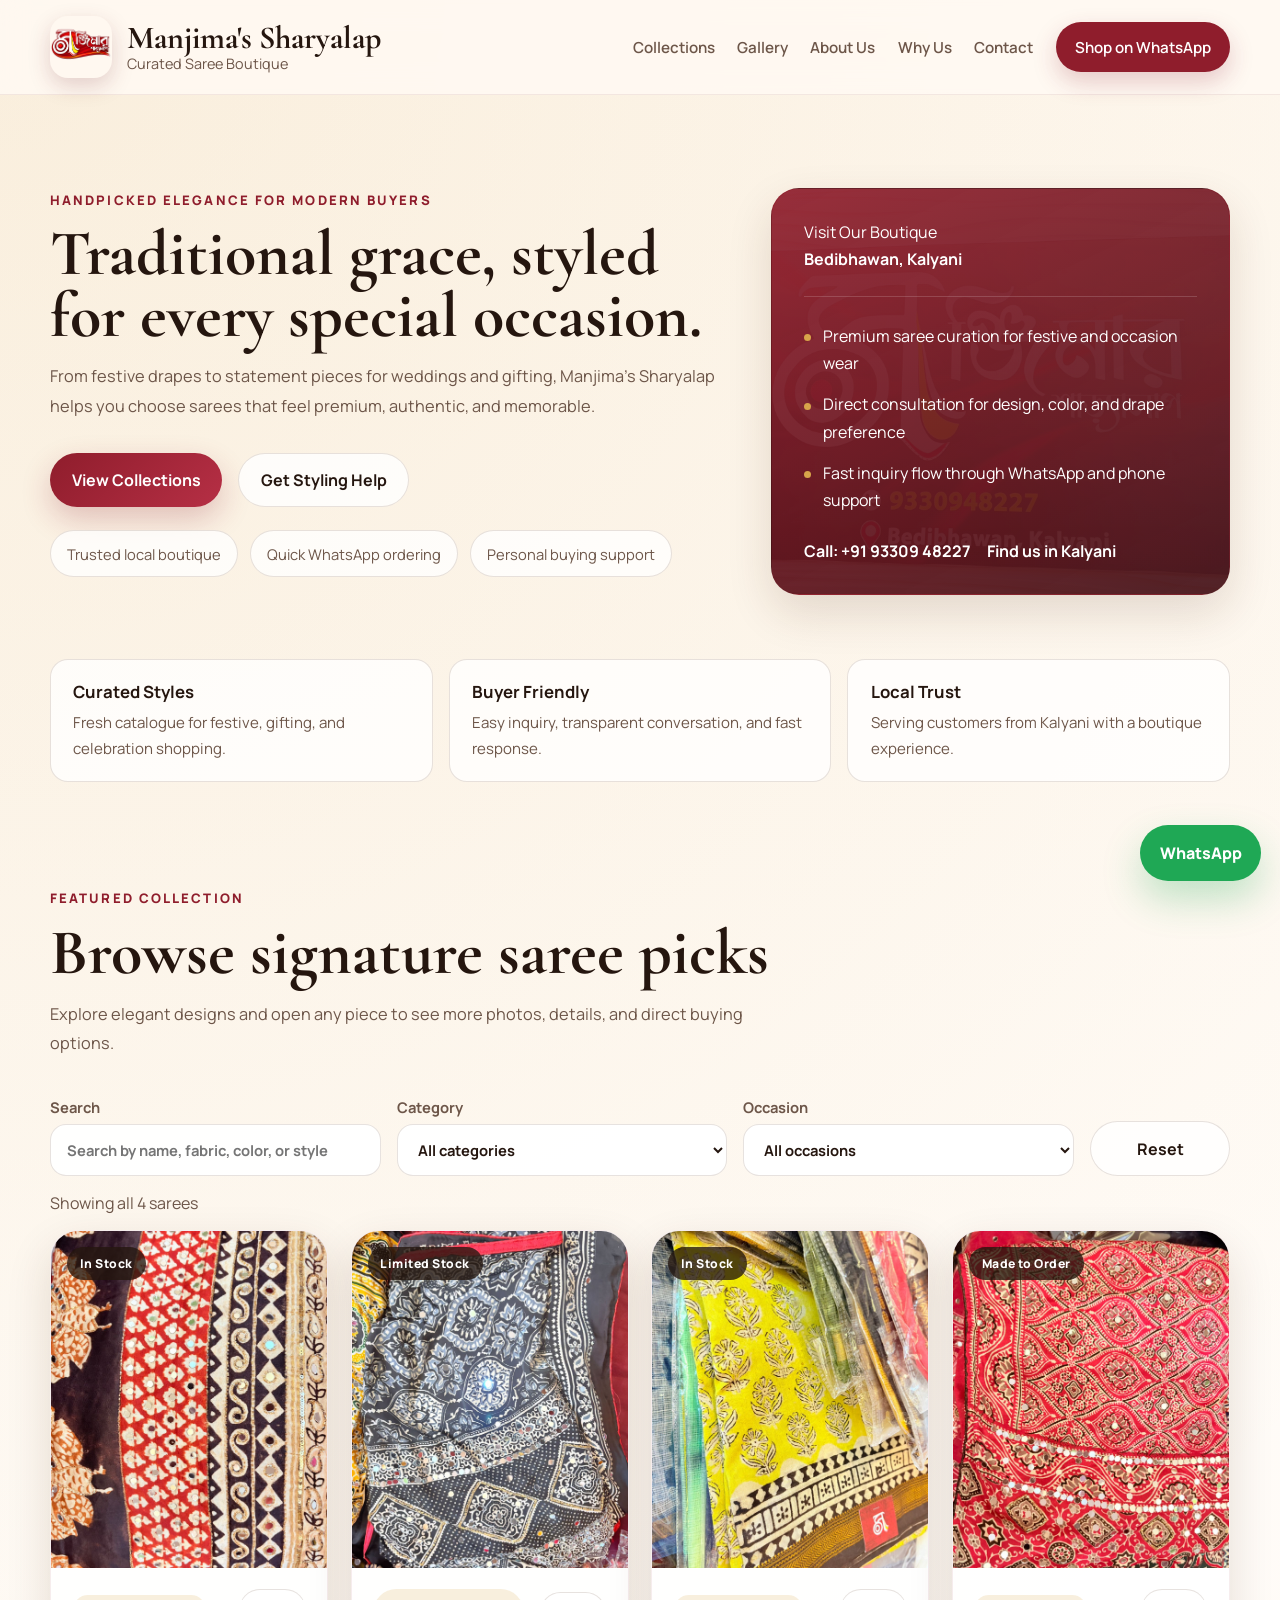
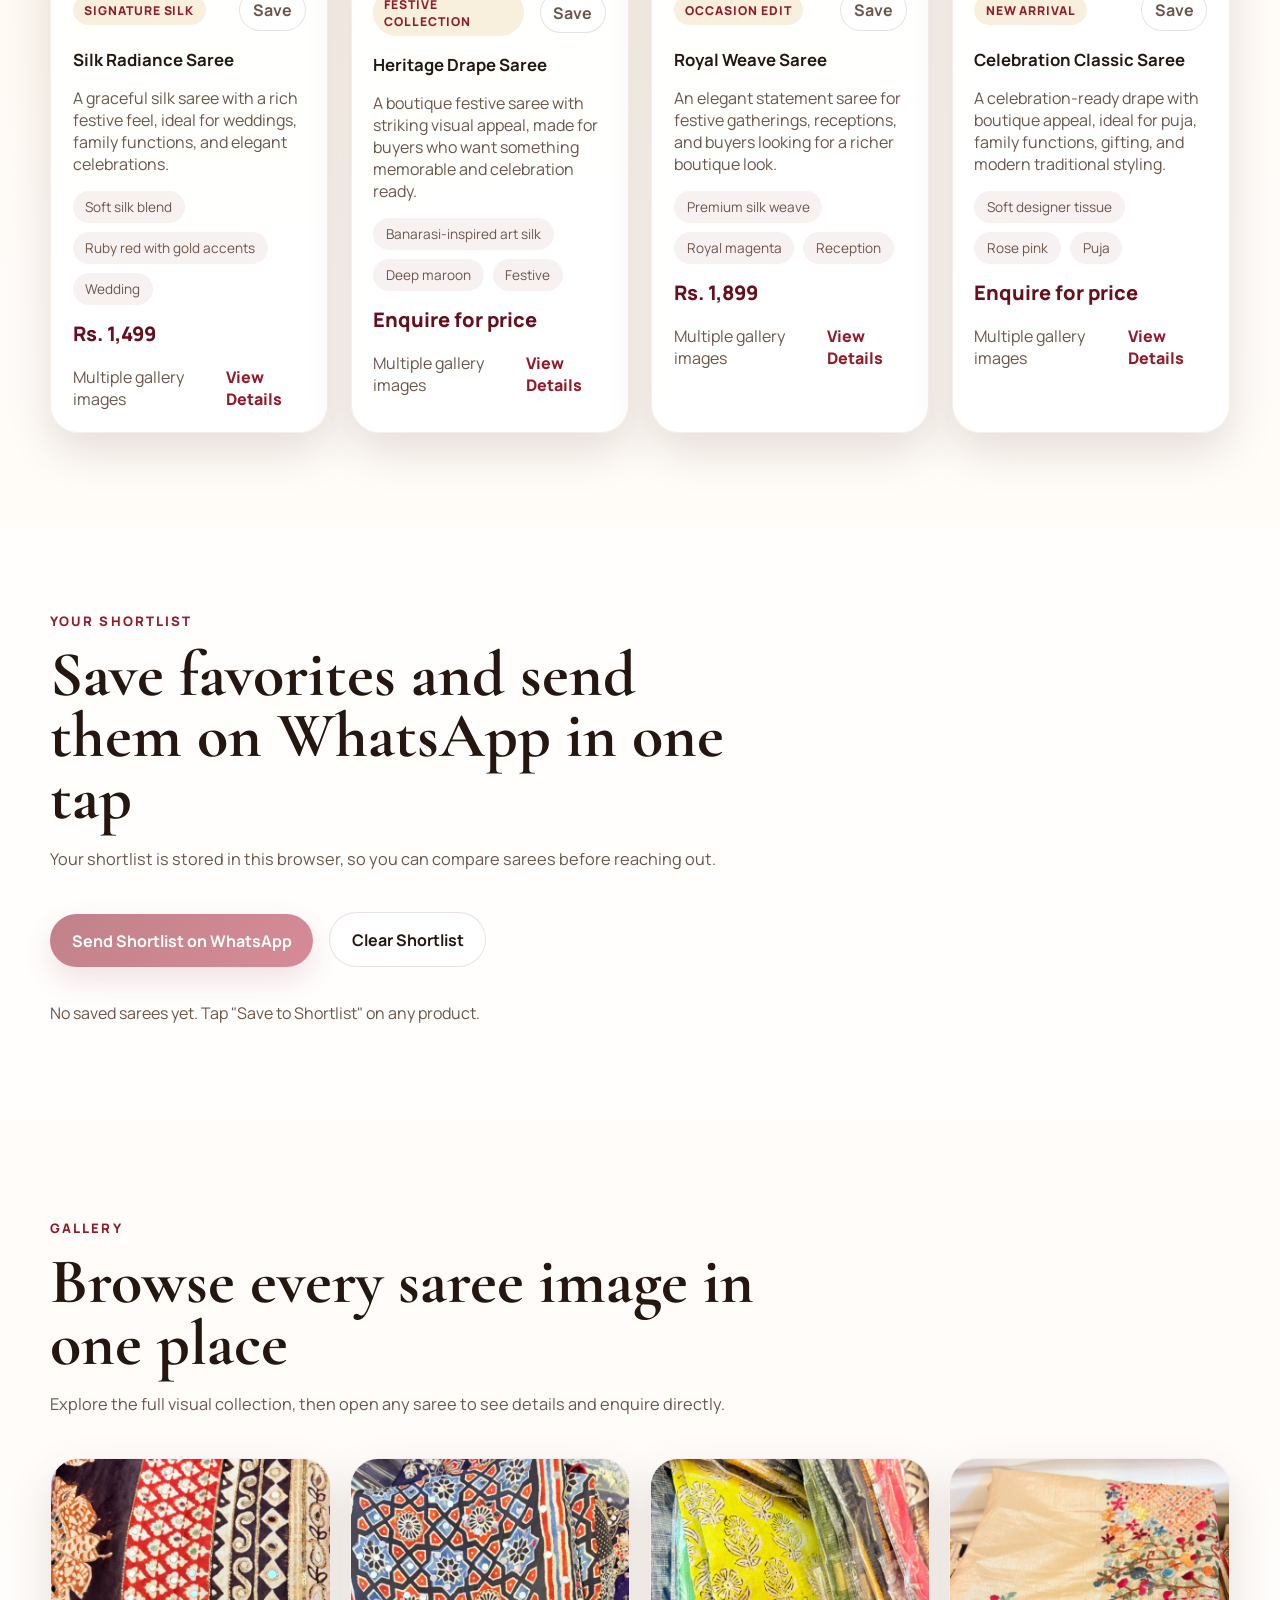
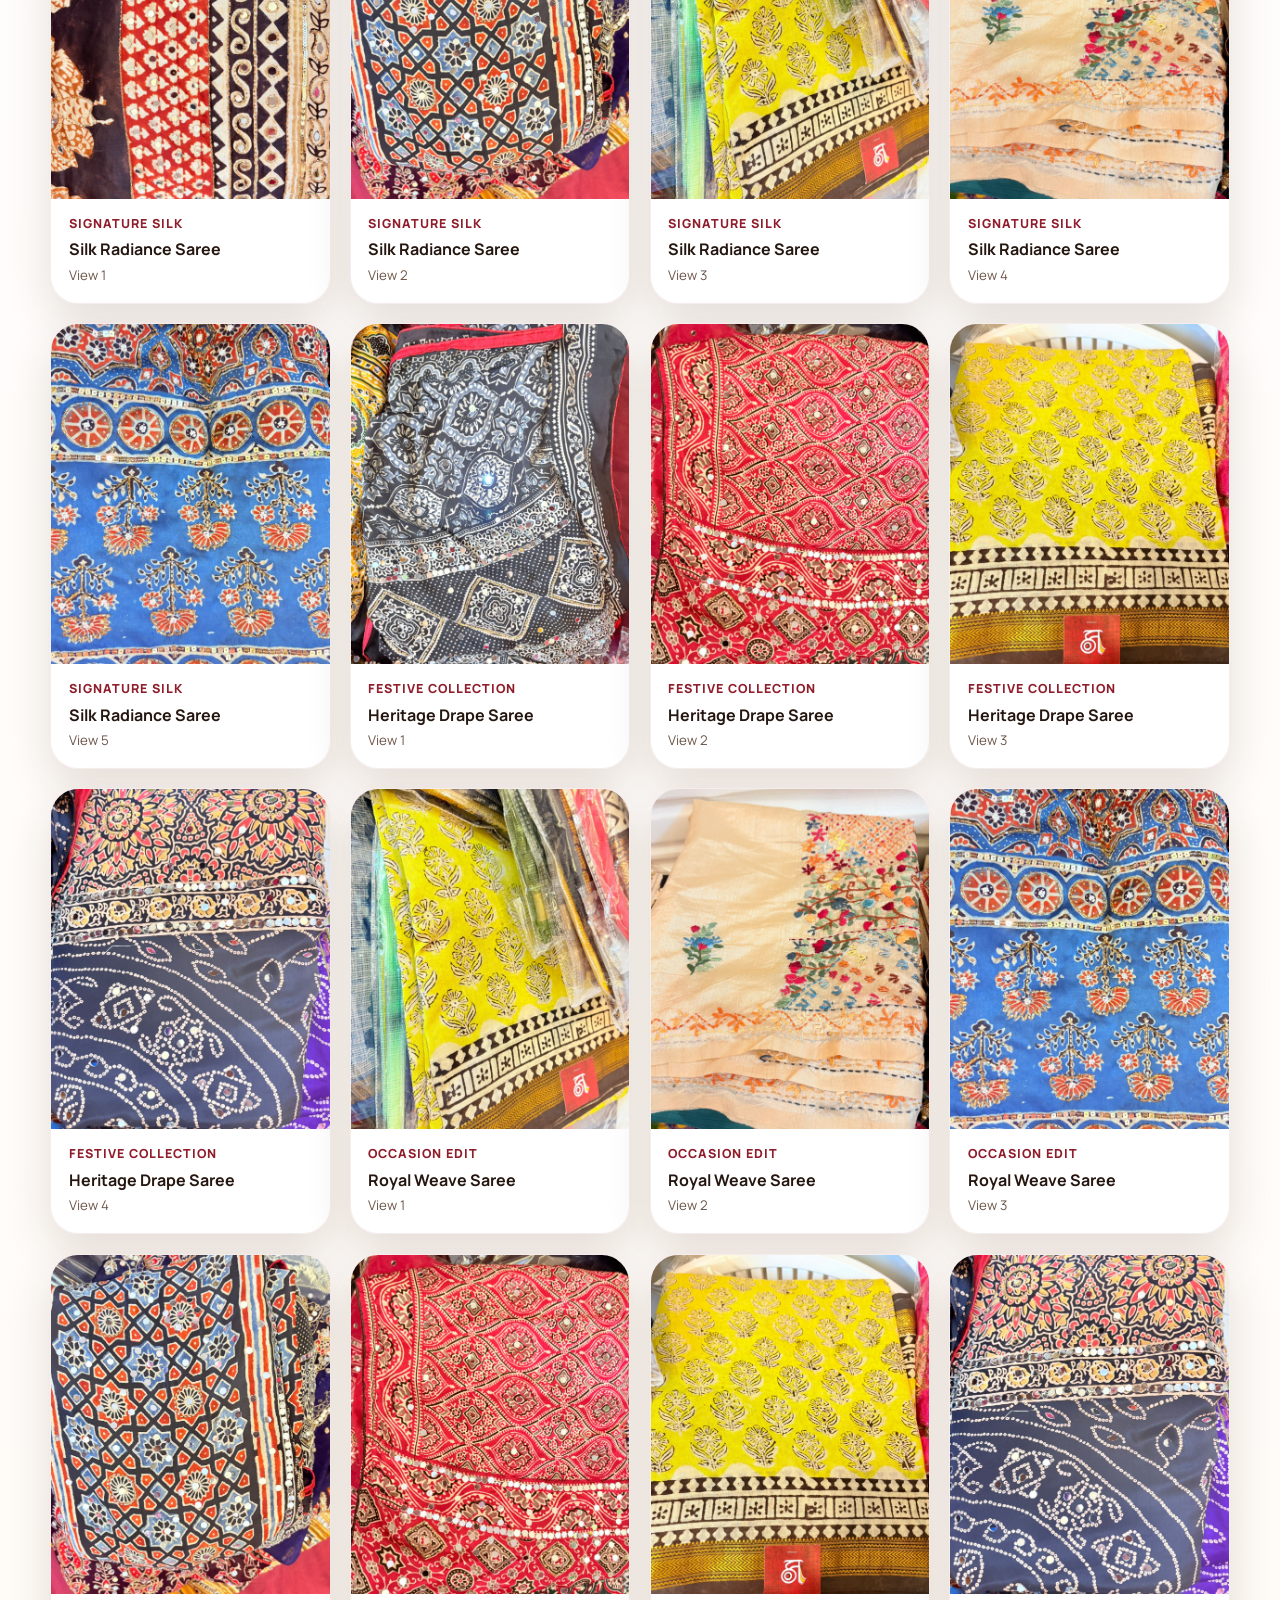
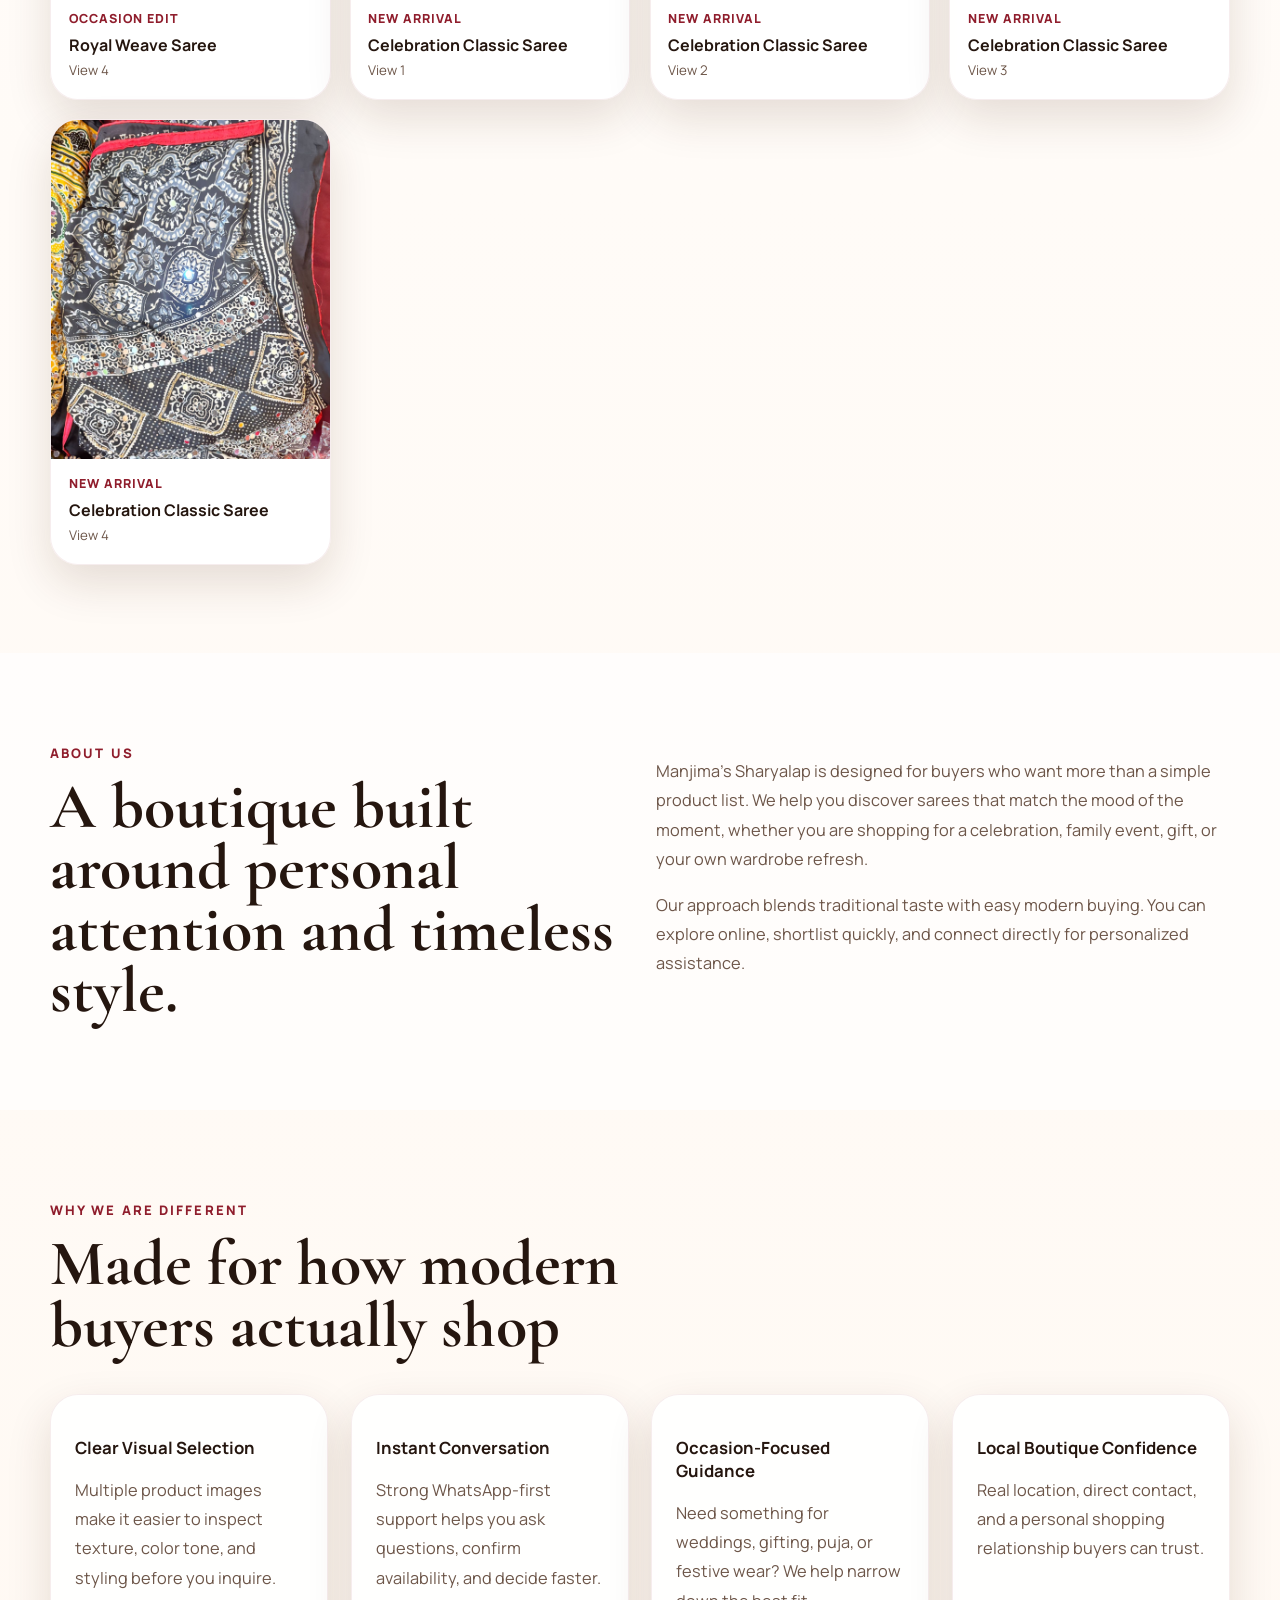
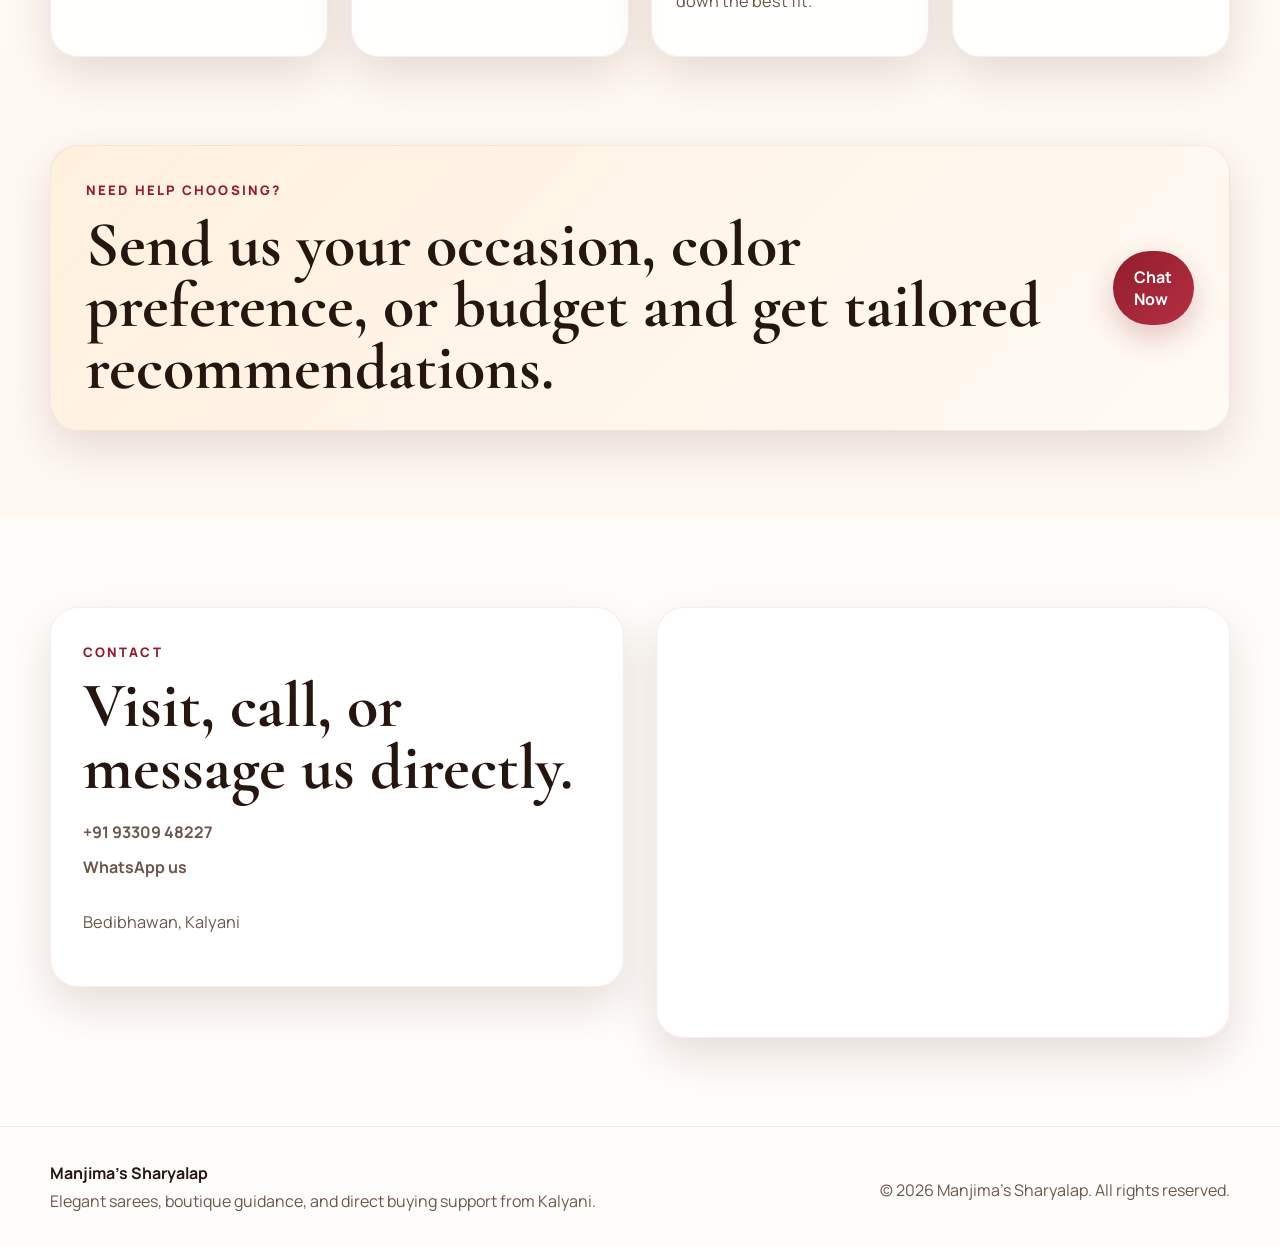
<file: index.html>
<!DOCTYPE html>
<html lang="en">
<head>
    <meta charset="UTF-8">
    <meta name="viewport" content="width=device-width, initial-scale=1.0">
    <title>Manjima's Sharyalap | Elegant Saree Collection in Kalyani</title>
    <meta
        name="description"
        content="Discover curated saree collections from Manjima's Sharyalap in Kalyani. Explore premium styles, connect on WhatsApp, and shop with confidence."
    >
    <link rel="preconnect" href="https://fonts.googleapis.com">
    <link rel="preconnect" href="https://fonts.gstatic.com" crossorigin>
    <link href="https://fonts.googleapis.com/css2?family=Cormorant+Garamond:wght@500;600;700&family=Manrope:wght@400;500;600;700;800&display=swap" rel="stylesheet">
    <link rel="stylesheet" href="css/style.css">
</head>
<body data-page="home">
    <!-- Header / Navigation -->
    <header class="site-header">
        <div class="container nav-wrap">
            <!-- Brand block: update logo, store name, or subtitle here -->
            <a class="brand" href="index.html" aria-label="Manjima's Sharyalap Home">
                <img src="assets/logo.png" alt="Manjima's Sharyalap logo">
                <div>
                    <span class="brand-title">Manjima's Sharyalap</span>
                    <span class="brand-subtitle">Curated Saree Boutique</span>
                </div>
            </a>

            <button class="nav-toggle" type="button" aria-label="Toggle menu" aria-expanded="false">
                <span></span>
                <span></span>
                <span></span>
            </button>

            <!-- Main navigation: add, remove, or rename menu items here -->
            <nav class="site-nav">
                <a href="collections.html">Collections</a>
                <a href="gallery.html">Gallery</a>
                <a href="about.html">About Us</a>
                <a href="why-us.html">Why Us</a>
                <a href="contact.html">Contact</a>
                <a class="nav-cta" href="https://wa.me/919330948227?text=Hello%20Manjima%27s%20Sharyalap%2C%20I%20want%20to%20explore%20your%20latest%20saree%20collection." target="_blank" rel="noreferrer">Shop on WhatsApp</a>
            </nav>
        </div>
    </header>

    <main>
        <!-- Hero section: change headline, supporting text, and top CTA buttons here -->
        <section class="hero-section">
            <div class="container hero-grid">
                <div class="hero-copy">
                    <span class="eyebrow">Handpicked elegance for modern buyers</span>
                    <h1>Traditional grace, styled for every special occasion.</h1>
                    <p>
                        From festive drapes to statement pieces for weddings and gifting, Manjima's Sharyalap helps you choose sarees that feel premium, authentic, and memorable.
                    </p>
                    <div class="hero-actions">
                        <a class="btn btn-primary" href="collections.html">View Collections</a>
                        <a class="btn btn-secondary" href="https://wa.me/919330948227?text=Hello%2C%20I%20want%20help%20choosing%20a%20saree." target="_blank" rel="noreferrer">Get Styling Help</a>
                    </div>
                    <div class="hero-points">
                        <span>Trusted local boutique</span>
                        <span>Quick WhatsApp ordering</span>
                        <span>Personal buying support</span>
                    </div>
                </div>

                <!-- Hero side card: update address, phone, and quick highlights here -->
                <div class="hero-card">
                    <div class="hero-card-top">
                        <span>Visit Our Boutique</span>
                        <strong>Bedibhawan, Kalyani</strong>
                    </div>
                    <ul class="hero-highlights">
                        <li>Premium saree curation for festive and occasion wear</li>
                        <li>Direct consultation for design, color, and drape preference</li>
                        <li>Fast inquiry flow through WhatsApp and phone support</li>
                    </ul>
                    <div class="hero-contact">
                        <a href="tel:+919330948227">Call: +91 93309 48227</a>
                        <a href="contact.html">Find us in Kalyani</a>
                    </div>
                </div>
            </div>
        </section>

        <!-- Trust / proof strip: short value points for buyers -->
        <section class="proof-strip">
            <div class="container proof-grid">
                <div>
                    <strong>Curated Styles</strong>
                    <span>Fresh catalogue for festive, gifting, and celebration shopping.</span>
                </div>
                <div>
                    <strong>Buyer Friendly</strong>
                    <span>Easy inquiry, transparent conversation, and fast response.</span>
                </div>
                <div>
                    <strong>Local Trust</strong>
                    <span>Serving customers from Kalyani with a boutique experience.</span>
                </div>
            </div>
        </section>

        <!-- Product collection section: product cards are rendered from js/script.js -->
        <section class="section" id="collections">
            <div class="container">
                <div class="section-heading">
                    <span class="eyebrow">Featured Collection</span>
                    <h2>Browse signature saree picks</h2>
                    <p>Explore elegant designs and open any piece to see more photos, details, and direct buying options.</p>
                </div>
                <div class="catalog-toolbar">
                    <label class="search-field" for="searchInput">
                        <span>Search</span>
                        <input id="searchInput" type="search" placeholder="Search by name, fabric, color, or style">
                    </label>
                    <label class="filter-field" for="categoryFilter">
                        <span>Category</span>
                        <select id="categoryFilter">
                            <option value="all">All categories</option>
                        </select>
                    </label>
                    <label class="filter-field" for="occasionFilter">
                        <span>Occasion</span>
                        <select id="occasionFilter">
                            <option value="all">All occasions</option>
                        </select>
                    </label>
                    <button class="btn btn-secondary filter-reset" id="filterReset" type="button">Reset</button>
                </div>
                <p class="catalog-summary" id="catalogSummary">Showing all products</p>
                <div class="product-grid" id="productGrid"></div>
                <p class="empty-state" id="emptyState" hidden>No sarees matched your search. Try a different keyword or filter.</p>
            </div>
        </section>

        <section class="section alt-section" id="shortlist">
            <div class="container">
                <div class="section-heading">
                    <span class="eyebrow">Your Shortlist</span>
                    <h2>Save favorites and send them on WhatsApp in one tap</h2>
                    <p>Your shortlist is stored in this browser, so you can compare sarees before reaching out.</p>
                </div>
                <div class="shortlist-actions">
                    <a class="btn btn-primary" id="shortlistWhatsApp" href="https://wa.me/919330948227?text=Hello%20Manjima%27s%20Sharyalap%2C%20I%20want%20to%20shortlist%20some%20sarees." target="_blank" rel="noreferrer">Send Shortlist on WhatsApp</a>
                    <button class="btn btn-secondary" id="clearShortlist" type="button">Clear Shortlist</button>
                </div>
                <div class="product-grid" id="shortlistGrid"></div>
                <p class="empty-state" id="shortlistEmpty">No saved sarees yet. Tap "Save to Shortlist" on any product.</p>
            </div>
        </section>

        <section class="section" id="gallery">
            <div class="container">
                <div class="section-heading">
                    <span class="eyebrow">Gallery</span>
                    <h2>Browse every saree image in one place</h2>
                    <p>Explore the full visual collection, then open any saree to see details and enquire directly.</p>
                </div>
                <div class="gallery-grid" id="galleryGrid"></div>
            </div>
        </section>

        <!-- About section: describe your boutique story and buyer experience -->
        <section class="section alt-section" id="about">
            <div class="container two-column">
                <div>
                    <span class="eyebrow">About Us</span>
                    <h2>A boutique built around personal attention and timeless style.</h2>
                </div>
                <div>
                    <p>
                        Manjima's Sharyalap is designed for buyers who want more than a simple product list. We help you discover sarees that match the mood of the moment, whether you are shopping for a celebration, family event, gift, or your own wardrobe refresh.
                    </p>
                    <p>
                        Our approach blends traditional taste with easy modern buying. You can explore online, shortlist quickly, and connect directly for personalized assistance.
                    </p>
                </div>
            </div>
        </section>

        <!-- Why us section: buyer-focused reasons to choose your store -->
        <section class="section" id="why-us">
            <div class="container">
                <div class="section-heading">
                    <span class="eyebrow">Why We Are Different</span>
                    <h2>Made for how modern buyers actually shop</h2>
                </div>
                <div class="feature-grid">
                    <article class="feature-card">
                        <h3>Clear Visual Selection</h3>
                        <p>Multiple product images make it easier to inspect texture, color tone, and styling before you inquire.</p>
                    </article>
                    <article class="feature-card">
                        <h3>Instant Conversation</h3>
                        <p>Strong WhatsApp-first support helps you ask questions, confirm availability, and decide faster.</p>
                    </article>
                    <article class="feature-card">
                        <h3>Occasion-Focused Guidance</h3>
                        <p>Need something for weddings, gifting, puja, or festive wear? We help narrow down the best fit.</p>
                    </article>
                    <article class="feature-card">
                        <h3>Local Boutique Confidence</h3>
                        <p>Real location, direct contact, and a personal shopping relationship buyers can trust.</p>
                    </article>
                </div>
            </div>
        </section>

        <!-- Main CTA banner: encourage direct inquiry or WhatsApp conversion -->
        <section class="section cta-section">
            <div class="container cta-banner">
                <div>
                    <span class="eyebrow">Need help choosing?</span>
                    <h2>Send us your occasion, color preference, or budget and get tailored recommendations.</h2>
                </div>
                <a class="btn btn-primary" href="https://wa.me/919330948227?text=Hello%2C%20I%20need%20help%20choosing%20a%20saree%20for%20an%20occasion." target="_blank" rel="noreferrer">Chat Now</a>
            </div>
        </section>

        <!-- Contact section: edit phone, WhatsApp, address, or map location here -->
        <section class="section alt-section" id="contact">
            <div class="container contact-grid">
                <div class="contact-panel">
                    <span class="eyebrow">Contact</span>
                    <h2>Visit, call, or message us directly.</h2>
                    <div class="contact-list">
                        <a href="tel:+919330948227">+91 93309 48227</a>
                        <a href="https://wa.me/919330948227?text=Hello%20Manjima%27s%20Sharyalap" target="_blank" rel="noreferrer">WhatsApp us</a>
                        <p>Bedibhawan, Kalyani</p>
                    </div>
                </div>
                <div class="map-card">
                    <iframe
                        title="Manjima's Sharyalap Location"
                        src="https://maps.google.com/maps?q=Bedibhawan%2C%20Kalyani&t=&z=15&ie=UTF8&iwloc=&output=embed"
                        loading="lazy"
                        referrerpolicy="no-referrer-when-downgrade"
                    ></iframe>
                </div>
            </div>
        </section>
    </main>

    <!-- Footer -->
    <footer class="site-footer">
        <div class="container footer-wrap">
            <div>
                <strong>Manjima's Sharyalap</strong>
                <p>Elegant sarees, boutique guidance, and direct buying support from Kalyani.</p>
            </div>
            <p>&copy; 2026 Manjima's Sharyalap. All rights reserved.</p>
        </div>
    </footer>

    <a class="floating-whatsapp" href="https://wa.me/919330948227?text=Hello%20Manjima%27s%20Sharyalap%2C%20I%20want%20to%20explore%20your%20latest%20saree%20collection." target="_blank" rel="noreferrer" aria-label="Chat on WhatsApp">
        WhatsApp
    </a>

    <script src="js/script.js"></script>
</body>
</html>
</file>
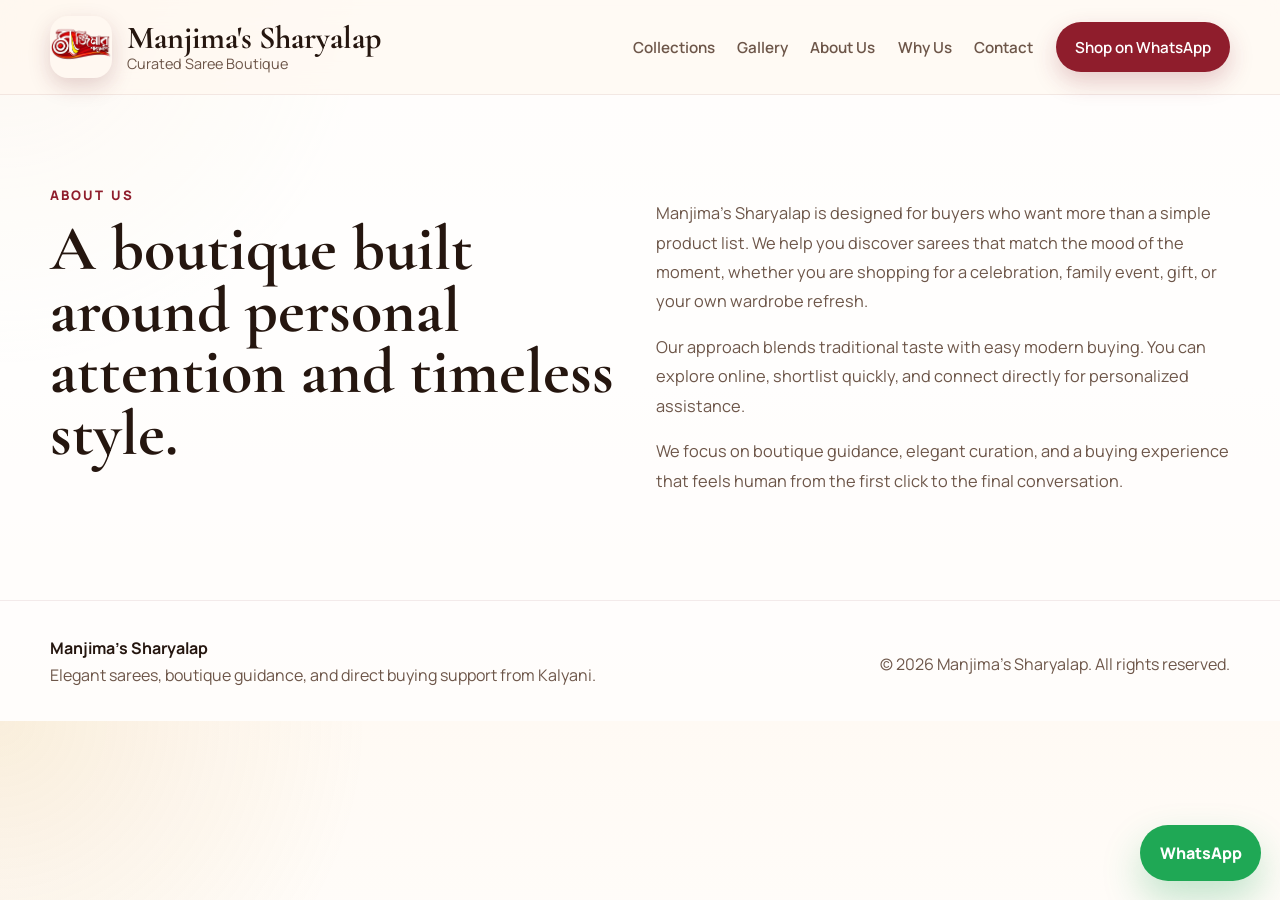
<file: about.html>
<!DOCTYPE html>
<html lang="en">
<head>
    <meta charset="UTF-8">
    <meta name="viewport" content="width=device-width, initial-scale=1.0">
    <title>About Us | Manjima's Sharyalap</title>
    <meta
        name="description"
        content="Learn about the story, style, and boutique approach of Manjima's Sharyalap."
    >
    <link rel="preconnect" href="https://fonts.googleapis.com">
    <link rel="preconnect" href="https://fonts.gstatic.com" crossorigin>
    <link href="https://fonts.googleapis.com/css2?family=Cormorant+Garamond:wght@500;600;700&family=Manrope:wght@400;500;600;700;800&display=swap" rel="stylesheet">
    <link rel="stylesheet" href="css/style.css">
</head>
<body data-page="about">
    <header class="site-header compact-header">
        <div class="container nav-wrap">
            <a class="brand" href="index.html" aria-label="Manjima's Sharyalap Home">
                <img src="assets/logo.png" alt="Manjima's Sharyalap logo">
                <div>
                    <span class="brand-title">Manjima's Sharyalap</span>
                    <span class="brand-subtitle">Curated Saree Boutique</span>
                </div>
            </a>
            <button class="nav-toggle" type="button" aria-label="Toggle menu" aria-expanded="false">
                <span></span>
                <span></span>
                <span></span>
            </button>
            <nav class="site-nav">
                <a href="collections.html">Collections</a>
                <a href="gallery.html">Gallery</a>
                <a href="about.html">About Us</a>
                <a href="why-us.html">Why Us</a>
                <a href="contact.html">Contact</a>
                <a class="nav-cta" href="https://wa.me/919330948227?text=Hello%20Manjima%27s%20Sharyalap%2C%20I%20want%20to%20explore%20your%20latest%20saree%20collection." target="_blank" rel="noreferrer">Shop on WhatsApp</a>
            </nav>
        </div>
    </header>

    <main>
        <section class="section alt-section">
            <div class="container two-column">
                <div>
                    <span class="eyebrow">About Us</span>
                    <h1>A boutique built around personal attention and timeless style.</h1>
                </div>
                <div>
                    <p>
                        Manjima's Sharyalap is designed for buyers who want more than a simple product list. We help you discover sarees that match the mood of the moment, whether you are shopping for a celebration, family event, gift, or your own wardrobe refresh.
                    </p>
                    <p>
                        Our approach blends traditional taste with easy modern buying. You can explore online, shortlist quickly, and connect directly for personalized assistance.
                    </p>
                    <p>
                        We focus on boutique guidance, elegant curation, and a buying experience that feels human from the first click to the final conversation.
                    </p>
                </div>
            </div>
        </section>
    </main>

    <footer class="site-footer">
        <div class="container footer-wrap">
            <div>
                <strong>Manjima's Sharyalap</strong>
                <p>Elegant sarees, boutique guidance, and direct buying support from Kalyani.</p>
            </div>
            <p>&copy; 2026 Manjima's Sharyalap. All rights reserved.</p>
        </div>
    </footer>

    <a class="floating-whatsapp" href="https://wa.me/919330948227?text=Hello%20Manjima%27s%20Sharyalap%2C%20I%20want%20to%20explore%20your%20latest%20saree%20collection." target="_blank" rel="noreferrer" aria-label="Chat on WhatsApp">
        WhatsApp
    </a>

    <script src="js/script.js"></script>
</body>
</html>
</file>
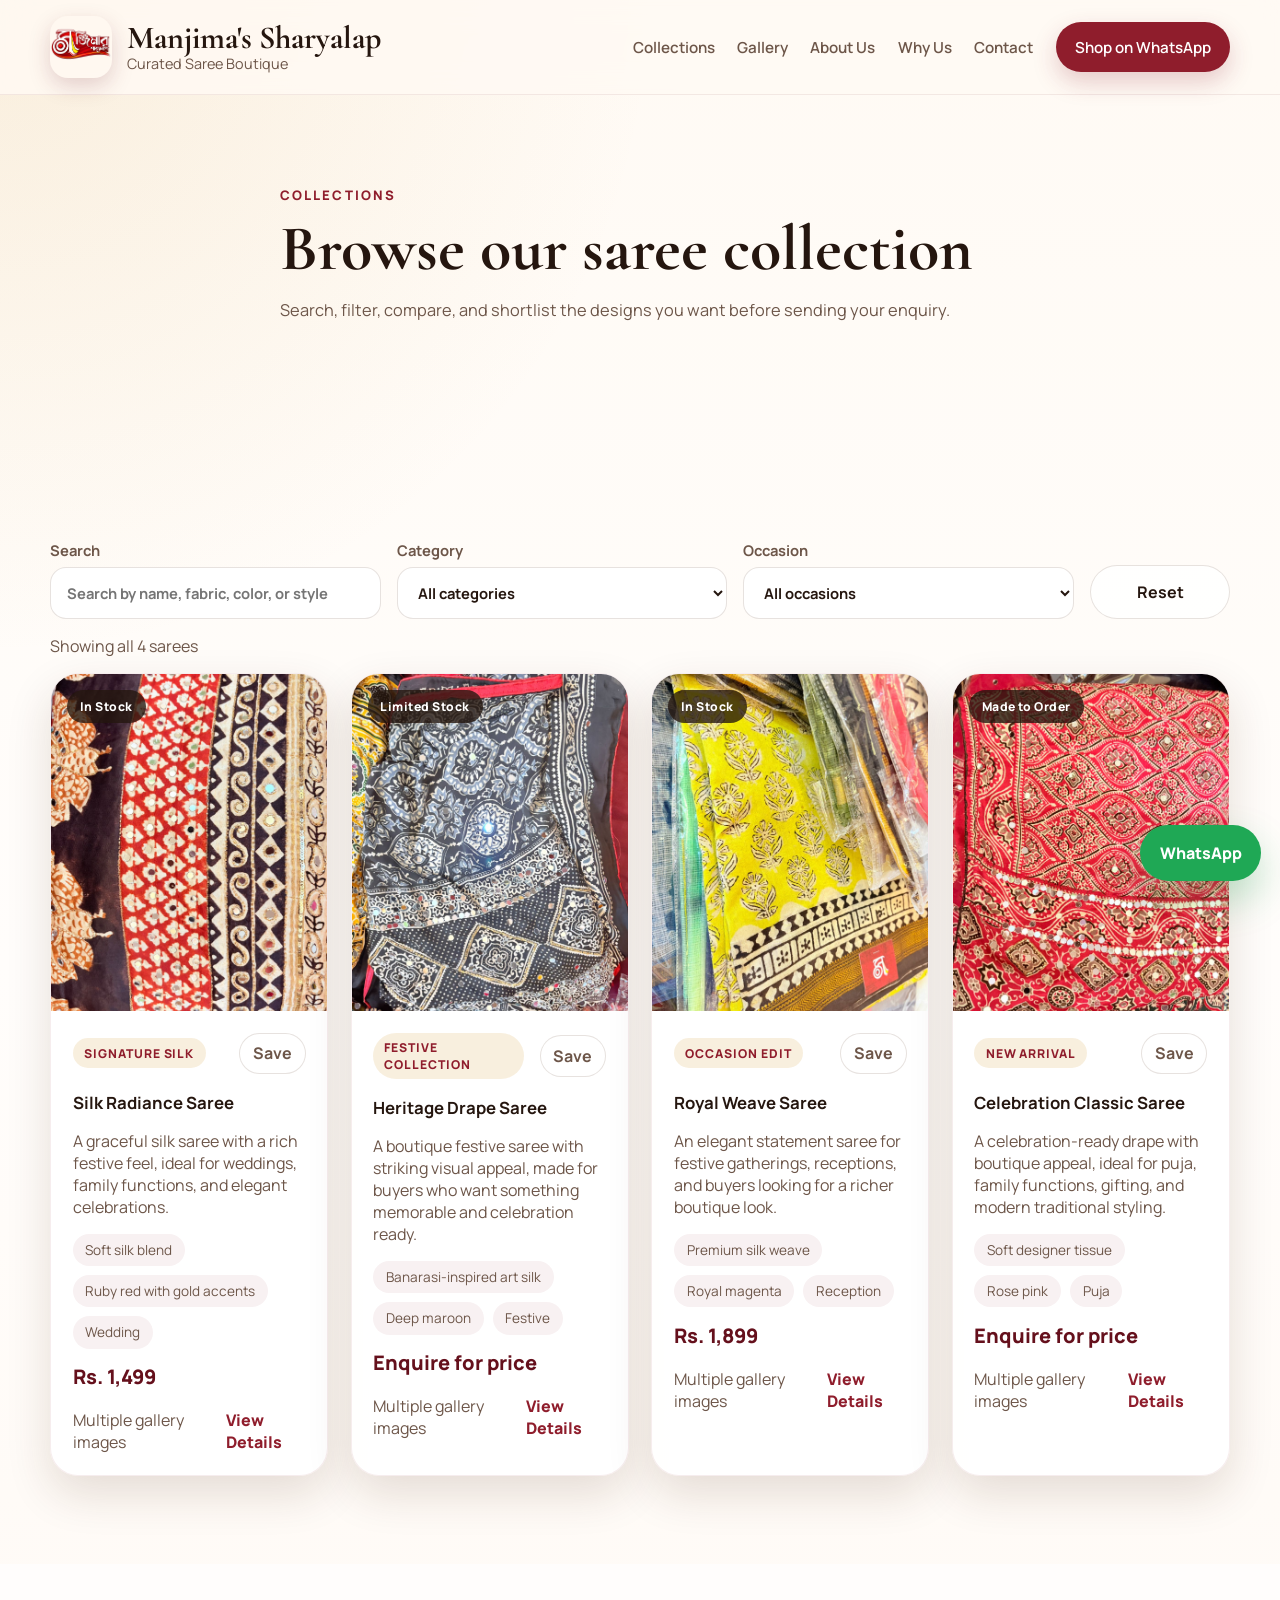
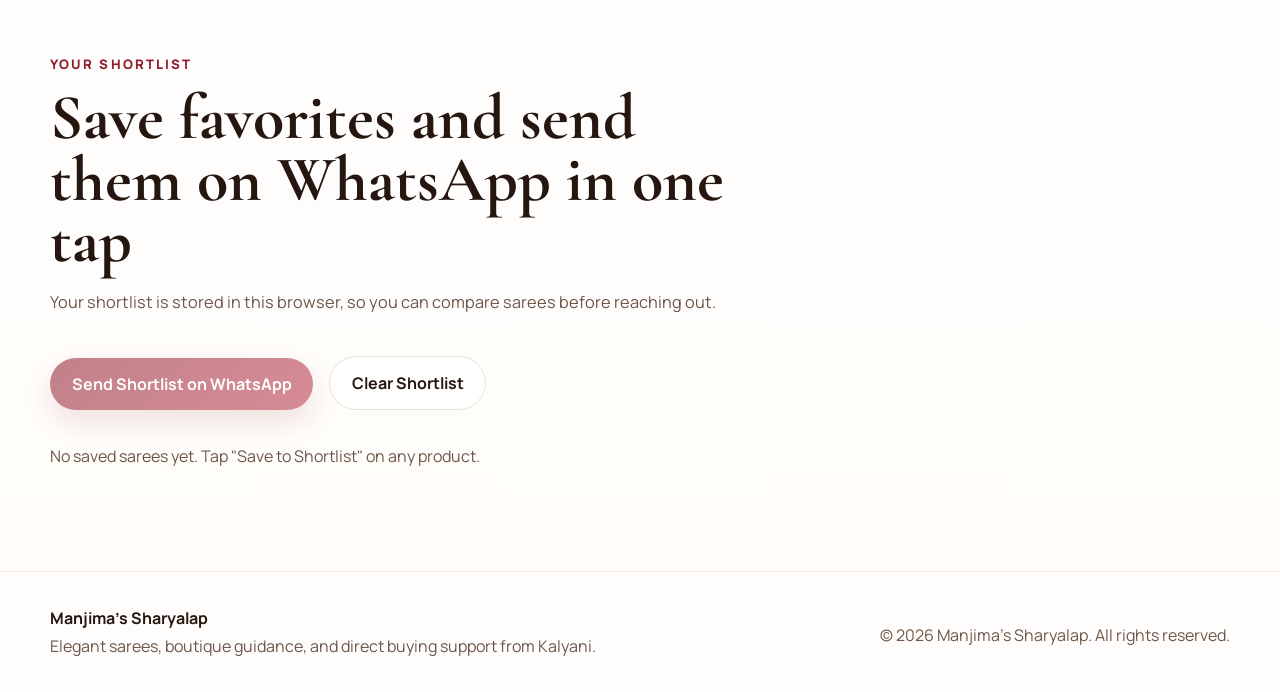
<file: collections.html>
<!DOCTYPE html>
<html lang="en">
<head>
    <meta charset="UTF-8">
    <meta name="viewport" content="width=device-width, initial-scale=1.0">
    <title>Collections | Manjima's Sharyalap</title>
    <meta
        name="description"
        content="Browse saree collections from Manjima's Sharyalap with search, filters, shortlist, and direct WhatsApp buying."
    >
    <link rel="preconnect" href="https://fonts.googleapis.com">
    <link rel="preconnect" href="https://fonts.gstatic.com" crossorigin>
    <link href="https://fonts.googleapis.com/css2?family=Cormorant+Garamond:wght@500;600;700&family=Manrope:wght@400;500;600;700;800&display=swap" rel="stylesheet">
    <link rel="stylesheet" href="css/style.css">
</head>
<body data-page="collections">
    <header class="site-header compact-header">
        <div class="container nav-wrap">
            <a class="brand" href="index.html" aria-label="Manjima's Sharyalap Home">
                <img src="assets/logo.png" alt="Manjima's Sharyalap logo">
                <div>
                    <span class="brand-title">Manjima's Sharyalap</span>
                    <span class="brand-subtitle">Curated Saree Boutique</span>
                </div>
            </a>
            <button class="nav-toggle" type="button" aria-label="Toggle menu" aria-expanded="false">
                <span></span>
                <span></span>
                <span></span>
            </button>
            <nav class="site-nav">
                <a href="collections.html">Collections</a>
                <a href="gallery.html">Gallery</a>
                <a href="about.html">About Us</a>
                <a href="why-us.html">Why Us</a>
                <a href="contact.html">Contact</a>
                <a class="nav-cta" href="https://wa.me/919330948227?text=Hello%20Manjima%27s%20Sharyalap%2C%20I%20want%20to%20explore%20your%20latest%20saree%20collection." target="_blank" rel="noreferrer">Shop on WhatsApp</a>
            </nav>
        </div>
    </header>

    <main>
        <section class="section">
            <div class="container section-heading">
                <span class="eyebrow">Collections</span>
                <h1>Browse our saree collection</h1>
                <p>Search, filter, compare, and shortlist the designs you want before sending your enquiry.</p>
            </div>
        </section>

        <section class="section" id="collections">
            <div class="container">
                <div class="catalog-toolbar">
                    <label class="search-field" for="searchInput">
                        <span>Search</span>
                        <input id="searchInput" type="search" placeholder="Search by name, fabric, color, or style">
                    </label>
                    <label class="filter-field" for="categoryFilter">
                        <span>Category</span>
                        <select id="categoryFilter">
                            <option value="all">All categories</option>
                        </select>
                    </label>
                    <label class="filter-field" for="occasionFilter">
                        <span>Occasion</span>
                        <select id="occasionFilter">
                            <option value="all">All occasions</option>
                        </select>
                    </label>
                    <button class="btn btn-secondary filter-reset" id="filterReset" type="button">Reset</button>
                </div>
                <p class="catalog-summary" id="catalogSummary">Showing all products</p>
                <div class="product-grid" id="productGrid"></div>
                <p class="empty-state" id="emptyState" hidden>No sarees matched your search. Try a different keyword or filter.</p>
            </div>
        </section>

        <section class="section alt-section" id="shortlist">
            <div class="container">
                <div class="section-heading">
                    <span class="eyebrow">Your Shortlist</span>
                    <h2>Save favorites and send them on WhatsApp in one tap</h2>
                    <p>Your shortlist is stored in this browser, so you can compare sarees before reaching out.</p>
                </div>
                <div class="shortlist-actions">
                    <a class="btn btn-primary" id="shortlistWhatsApp" href="https://wa.me/919330948227?text=Hello%20Manjima%27s%20Sharyalap%2C%20I%20want%20to%20shortlist%20some%20sarees." target="_blank" rel="noreferrer">Send Shortlist on WhatsApp</a>
                    <button class="btn btn-secondary" id="clearShortlist" type="button">Clear Shortlist</button>
                </div>
                <div class="product-grid" id="shortlistGrid"></div>
                <p class="empty-state" id="shortlistEmpty">No saved sarees yet. Tap "Save to Shortlist" on any product.</p>
            </div>
        </section>
    </main>

    <footer class="site-footer">
        <div class="container footer-wrap">
            <div>
                <strong>Manjima's Sharyalap</strong>
                <p>Elegant sarees, boutique guidance, and direct buying support from Kalyani.</p>
            </div>
            <p>&copy; 2026 Manjima's Sharyalap. All rights reserved.</p>
        </div>
    </footer>

    <a class="floating-whatsapp" href="https://wa.me/919330948227?text=Hello%20Manjima%27s%20Sharyalap%2C%20I%20want%20to%20explore%20your%20latest%20saree%20collection." target="_blank" rel="noreferrer" aria-label="Chat on WhatsApp">
        WhatsApp
    </a>

    <script src="js/script.js"></script>
</body>
</html>
</file>
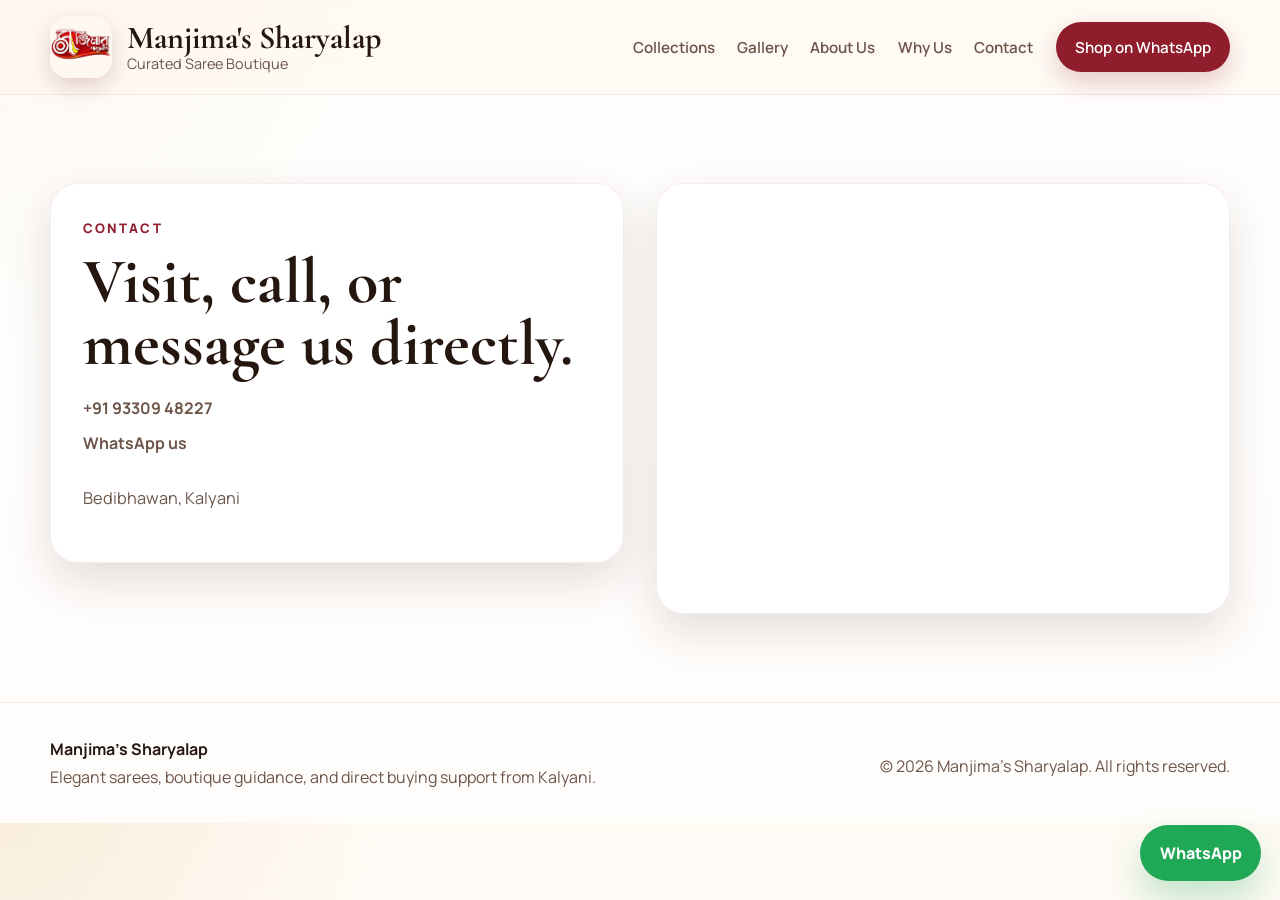
<file: contact.html>
<!DOCTYPE html>
<html lang="en">
<head>
    <meta charset="UTF-8">
    <meta name="viewport" content="width=device-width, initial-scale=1.0">
    <title>Contact | Manjima's Sharyalap</title>
    <meta
        name="description"
        content="Contact Manjima's Sharyalap by phone, WhatsApp, or visit the boutique in Kalyani."
    >
    <link rel="preconnect" href="https://fonts.googleapis.com">
    <link rel="preconnect" href="https://fonts.gstatic.com" crossorigin>
    <link href="https://fonts.googleapis.com/css2?family=Cormorant+Garamond:wght@500;600;700&family=Manrope:wght@400;500;600;700;800&display=swap" rel="stylesheet">
    <link rel="stylesheet" href="css/style.css">
</head>
<body data-page="contact">
    <header class="site-header compact-header">
        <div class="container nav-wrap">
            <a class="brand" href="index.html" aria-label="Manjima's Sharyalap Home">
                <img src="assets/logo.png" alt="Manjima's Sharyalap logo">
                <div>
                    <span class="brand-title">Manjima's Sharyalap</span>
                    <span class="brand-subtitle">Curated Saree Boutique</span>
                </div>
            </a>
            <button class="nav-toggle" type="button" aria-label="Toggle menu" aria-expanded="false">
                <span></span>
                <span></span>
                <span></span>
            </button>
            <nav class="site-nav">
                <a href="collections.html">Collections</a>
                <a href="gallery.html">Gallery</a>
                <a href="about.html">About Us</a>
                <a href="why-us.html">Why Us</a>
                <a href="contact.html">Contact</a>
                <a class="nav-cta" href="https://wa.me/919330948227?text=Hello%20Manjima%27s%20Sharyalap%2C%20I%20want%20to%20explore%20your%20latest%20saree%20collection." target="_blank" rel="noreferrer">Shop on WhatsApp</a>
            </nav>
        </div>
    </header>

    <main>
        <section class="section alt-section">
            <div class="container contact-grid">
                <div class="contact-panel">
                    <span class="eyebrow">Contact</span>
                    <h1>Visit, call, or message us directly.</h1>
                    <div class="contact-list">
                        <a href="tel:+919330948227">+91 93309 48227</a>
                        <a href="https://wa.me/919330948227?text=Hello%20Manjima%27s%20Sharyalap" target="_blank" rel="noreferrer">WhatsApp us</a>
                        <p>Bedibhawan, Kalyani</p>
                    </div>
                </div>
                <div class="map-card">
                    <iframe
                        title="Manjima's Sharyalap Location"
                        src="https://maps.google.com/maps?q=Bedibhawan%2C%20Kalyani&t=&z=15&ie=UTF8&iwloc=&output=embed"
                        loading="lazy"
                        referrerpolicy="no-referrer-when-downgrade"
                    ></iframe>
                </div>
            </div>
        </section>
    </main>

    <footer class="site-footer">
        <div class="container footer-wrap">
            <div>
                <strong>Manjima's Sharyalap</strong>
                <p>Elegant sarees, boutique guidance, and direct buying support from Kalyani.</p>
            </div>
            <p>&copy; 2026 Manjima's Sharyalap. All rights reserved.</p>
        </div>
    </footer>

    <a class="floating-whatsapp" href="https://wa.me/919330948227?text=Hello%20Manjima%27s%20Sharyalap%2C%20I%20want%20to%20explore%20your%20latest%20saree%20collection." target="_blank" rel="noreferrer" aria-label="Chat on WhatsApp">
        WhatsApp
    </a>

    <script src="js/script.js"></script>
</body>
</html>
</file>
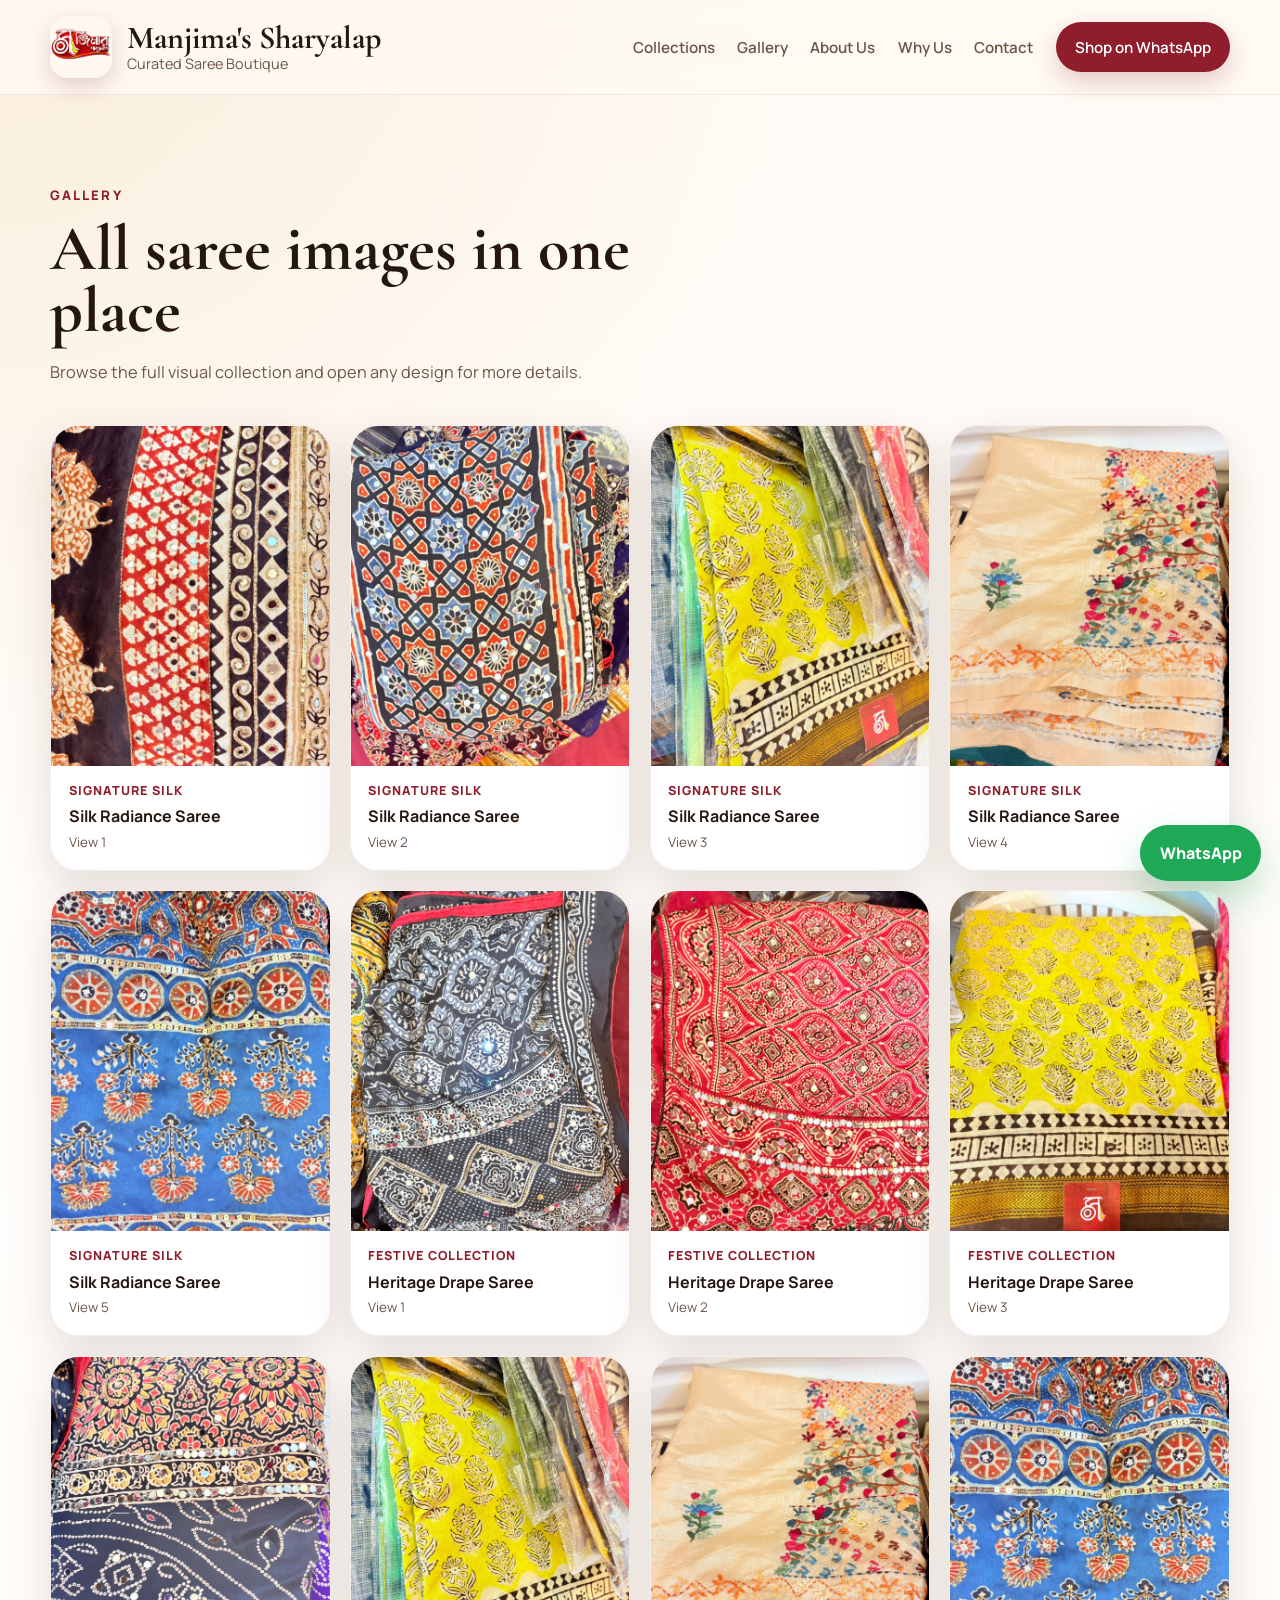
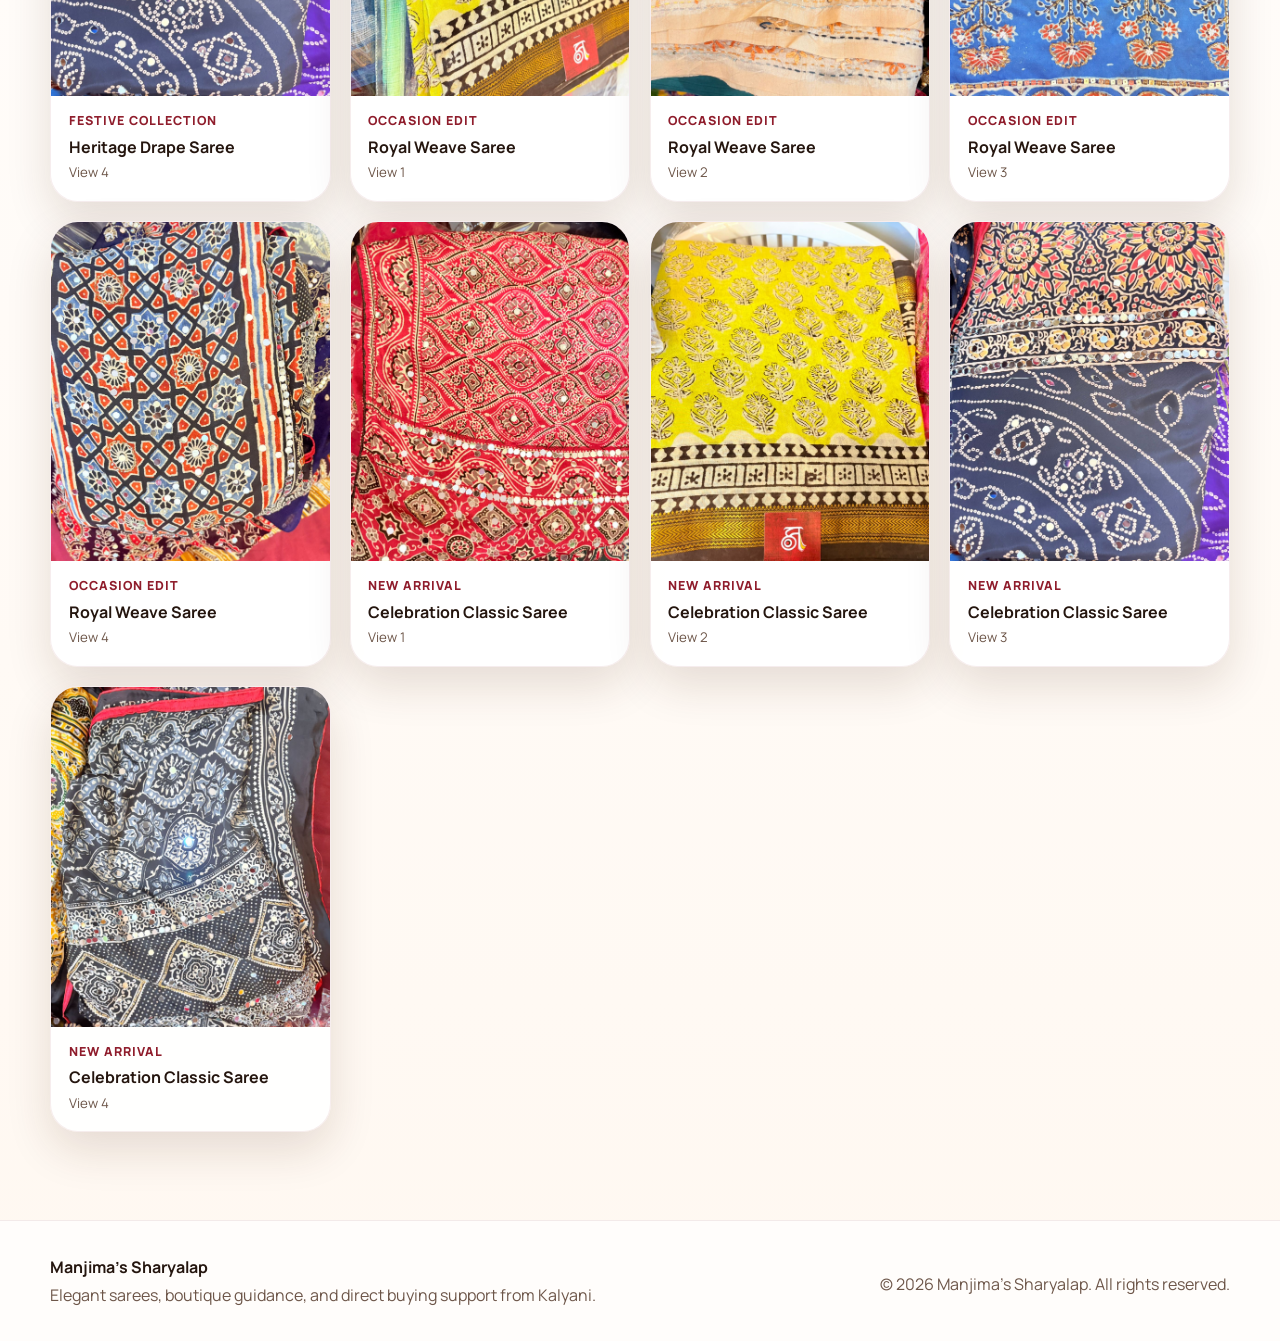
<file: gallery.html>
<!DOCTYPE html>
<html lang="en">
<head>
    <meta charset="UTF-8">
    <meta name="viewport" content="width=device-width, initial-scale=1.0">
    <title>Gallery | Manjima's Sharyalap</title>
    <meta
        name="description"
        content="View all saree images from Manjima's Sharyalap in one visual gallery."
    >
    <link rel="preconnect" href="https://fonts.googleapis.com">
    <link rel="preconnect" href="https://fonts.gstatic.com" crossorigin>
    <link href="https://fonts.googleapis.com/css2?family=Cormorant+Garamond:wght@500;600;700&family=Manrope:wght@400;500;600;700;800&display=swap" rel="stylesheet">
    <link rel="stylesheet" href="css/style.css">
</head>
<body data-page="gallery">
    <header class="site-header compact-header">
        <div class="container nav-wrap">
            <a class="brand" href="index.html" aria-label="Manjima's Sharyalap Home">
                <img src="assets/logo.png" alt="Manjima's Sharyalap logo">
                <div>
                    <span class="brand-title">Manjima's Sharyalap</span>
                    <span class="brand-subtitle">Curated Saree Boutique</span>
                </div>
            </a>
            <button class="nav-toggle" type="button" aria-label="Toggle menu" aria-expanded="false">
                <span></span>
                <span></span>
                <span></span>
            </button>
            <nav class="site-nav">
                <a href="collections.html">Collections</a>
                <a href="gallery.html">Gallery</a>
                <a href="about.html">About Us</a>
                <a href="why-us.html">Why Us</a>
                <a href="contact.html">Contact</a>
                <a class="nav-cta" href="https://wa.me/919330948227?text=Hello%20Manjima%27s%20Sharyalap%2C%20I%20want%20to%20explore%20your%20latest%20saree%20collection." target="_blank" rel="noreferrer">Shop on WhatsApp</a>
            </nav>
        </div>
    </header>

    <main>
        <section class="section">
            <div class="container">
                <div class="section-heading">
                    <span class="eyebrow">Gallery</span>
                    <h1>All saree images in one place</h1>
                    <p>Browse the full visual collection and open any design for more details.</p>
                </div>
                <div class="gallery-grid" id="galleryGrid"></div>
            </div>
        </section>
    </main>

    <footer class="site-footer">
        <div class="container footer-wrap">
            <div>
                <strong>Manjima's Sharyalap</strong>
                <p>Elegant sarees, boutique guidance, and direct buying support from Kalyani.</p>
            </div>
            <p>&copy; 2026 Manjima's Sharyalap. All rights reserved.</p>
        </div>
    </footer>

    <a class="floating-whatsapp" href="https://wa.me/919330948227?text=Hello%20Manjima%27s%20Sharyalap%2C%20I%20want%20to%20explore%20your%20latest%20saree%20collection." target="_blank" rel="noreferrer" aria-label="Chat on WhatsApp">
        WhatsApp
    </a>

    <script src="js/script.js"></script>
</body>
</html>
</file>
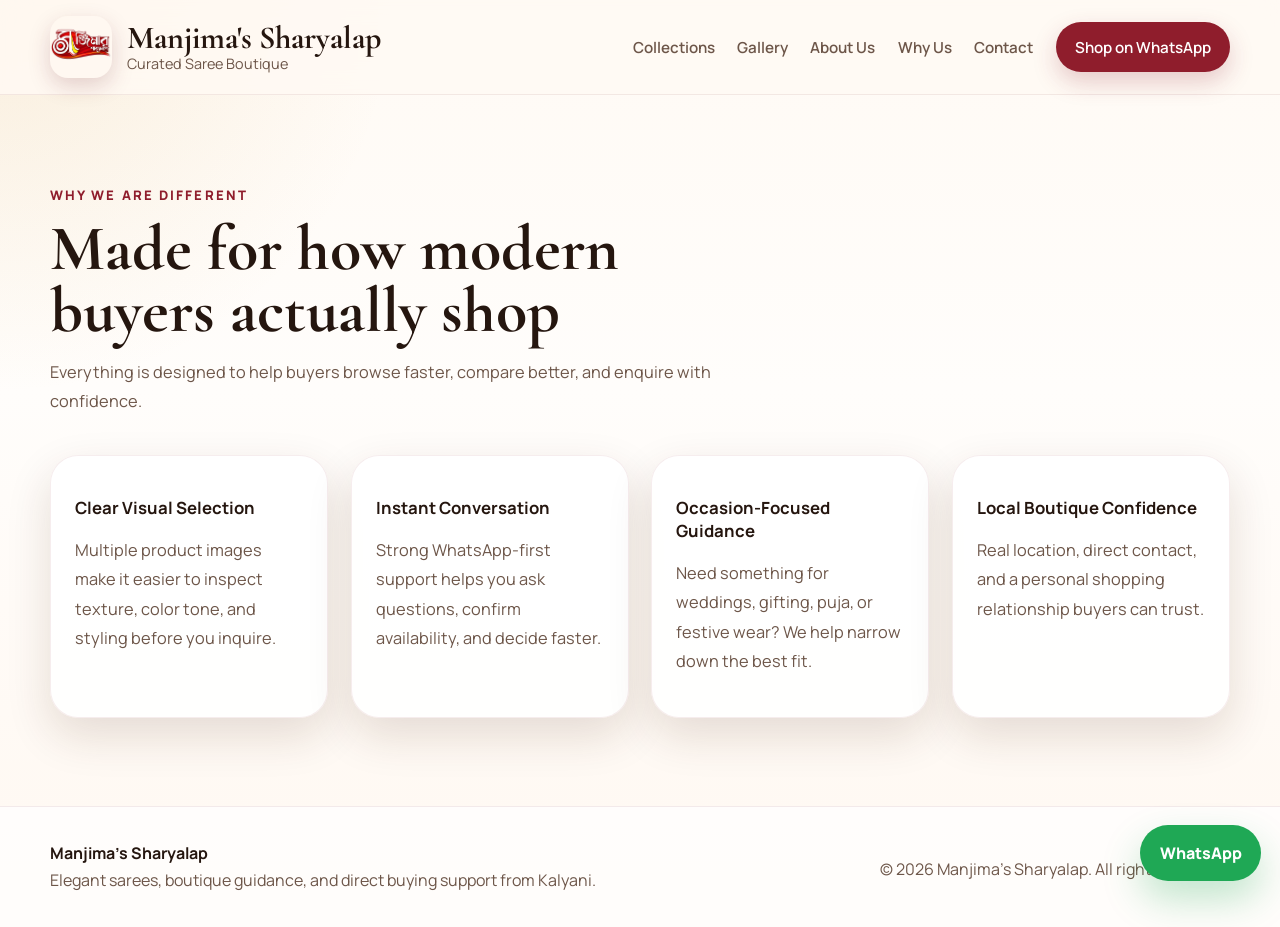
<file: why-us.html>
<!DOCTYPE html>
<html lang="en">
<head>
    <meta charset="UTF-8">
    <meta name="viewport" content="width=device-width, initial-scale=1.0">
    <title>Why Us | Manjima's Sharyalap</title>
    <meta
        name="description"
        content="See what makes Manjima's Sharyalap different for saree buyers in Kalyani and beyond."
    >
    <link rel="preconnect" href="https://fonts.googleapis.com">
    <link rel="preconnect" href="https://fonts.gstatic.com" crossorigin>
    <link href="https://fonts.googleapis.com/css2?family=Cormorant+Garamond:wght@500;600;700&family=Manrope:wght@400;500;600;700;800&display=swap" rel="stylesheet">
    <link rel="stylesheet" href="css/style.css">
</head>
<body data-page="why-us">
    <header class="site-header compact-header">
        <div class="container nav-wrap">
            <a class="brand" href="index.html" aria-label="Manjima's Sharyalap Home">
                <img src="assets/logo.png" alt="Manjima's Sharyalap logo">
                <div>
                    <span class="brand-title">Manjima's Sharyalap</span>
                    <span class="brand-subtitle">Curated Saree Boutique</span>
                </div>
            </a>
            <button class="nav-toggle" type="button" aria-label="Toggle menu" aria-expanded="false">
                <span></span>
                <span></span>
                <span></span>
            </button>
            <nav class="site-nav">
                <a href="collections.html">Collections</a>
                <a href="gallery.html">Gallery</a>
                <a href="about.html">About Us</a>
                <a href="why-us.html">Why Us</a>
                <a href="contact.html">Contact</a>
                <a class="nav-cta" href="https://wa.me/919330948227?text=Hello%20Manjima%27s%20Sharyalap%2C%20I%20want%20to%20explore%20your%20latest%20saree%20collection." target="_blank" rel="noreferrer">Shop on WhatsApp</a>
            </nav>
        </div>
    </header>

    <main>
        <section class="section">
            <div class="container">
                <div class="section-heading">
                    <span class="eyebrow">Why We Are Different</span>
                    <h1>Made for how modern buyers actually shop</h1>
                    <p>Everything is designed to help buyers browse faster, compare better, and enquire with confidence.</p>
                </div>
                <div class="feature-grid">
                    <article class="feature-card">
                        <h3>Clear Visual Selection</h3>
                        <p>Multiple product images make it easier to inspect texture, color tone, and styling before you inquire.</p>
                    </article>
                    <article class="feature-card">
                        <h3>Instant Conversation</h3>
                        <p>Strong WhatsApp-first support helps you ask questions, confirm availability, and decide faster.</p>
                    </article>
                    <article class="feature-card">
                        <h3>Occasion-Focused Guidance</h3>
                        <p>Need something for weddings, gifting, puja, or festive wear? We help narrow down the best fit.</p>
                    </article>
                    <article class="feature-card">
                        <h3>Local Boutique Confidence</h3>
                        <p>Real location, direct contact, and a personal shopping relationship buyers can trust.</p>
                    </article>
                </div>
            </div>
        </section>
    </main>

    <footer class="site-footer">
        <div class="container footer-wrap">
            <div>
                <strong>Manjima's Sharyalap</strong>
                <p>Elegant sarees, boutique guidance, and direct buying support from Kalyani.</p>
            </div>
            <p>&copy; 2026 Manjima's Sharyalap. All rights reserved.</p>
        </div>
    </footer>

    <a class="floating-whatsapp" href="https://wa.me/919330948227?text=Hello%20Manjima%27s%20Sharyalap%2C%20I%20want%20to%20explore%20your%20latest%20saree%20collection." target="_blank" rel="noreferrer" aria-label="Chat on WhatsApp">
        WhatsApp
    </a>

    <script src="js/script.js"></script>
</body>
</html>
</file>
<file: css/style.css>
/* Global theme variables: change brand colors, shadows, spacing, and radius here */
:root {
    --bg: #fffaf4;
    --surface: #fffdf9;
    --surface-strong: #fff2e2;
    --text: #25160f;
    --muted: #6d5649;
    --line: rgba(87, 49, 31, 0.14);
    --primary: #8f1d2c;
    --primary-deep: #65101c;
    --accent: #d7a54a;
    --accent-soft: rgba(215, 165, 74, 0.18);
    --success: #1b7f4b;
    --shadow: 0 18px 45px rgba(73, 35, 16, 0.14);
    --radius-lg: 28px;
    --radius-md: 18px;
    --radius-sm: 12px;
    --container: 1180px;
}

/* Base reset / global defaults */
* {
    box-sizing: border-box;
}

html {
    scroll-behavior: smooth;
}

body {
    margin: 0;
    font-family: "Manrope", sans-serif;
    color: var(--text);
    background:
        radial-gradient(circle at top left, rgba(215, 165, 74, 0.14), transparent 25%),
        linear-gradient(180deg, #fffaf4 0%, #fffdfb 42%, #fff8f1 100%);
}

img {
    max-width: 100%;
    display: block;
}

a {
    color: inherit;
    text-decoration: none;
}

button {
    font: inherit;
}

/* Shared layout helpers */
.container {
    width: min(calc(100% - 2rem), var(--container));
    margin: 0 auto;
}

/* Reusable section spacing */
.section {
    padding: 5.5rem 0;
}

.alt-section {
    background: rgba(255, 255, 255, 0.65);
}

/* Small top labels used above headings */
.eyebrow {
    display: inline-block;
    margin-bottom: 0.9rem;
    font-size: 0.82rem;
    font-weight: 800;
    letter-spacing: 0.16em;
    text-transform: uppercase;
    color: var(--primary);
}

/* Header and navigation */
.site-header {
    position: sticky;
    top: 0;
    z-index: 50;
    backdrop-filter: blur(14px);
    background: rgba(255, 250, 244, 0.84);
    border-bottom: 1px solid rgba(101, 16, 28, 0.08);
}

.nav-wrap {
    display: flex;
    align-items: center;
    justify-content: space-between;
    gap: 1rem;
    padding: 1rem 0;
}

/* Brand logo and name */
.brand {
    display: flex;
    align-items: center;
    gap: 0.95rem;
    min-width: 0;
}

.brand img {
    width: 62px;
    height: 62px;
    object-fit: cover;
    border-radius: 18px;
    box-shadow: 0 8px 22px rgba(101, 16, 28, 0.18);
}

.brand div {
    display: flex;
    flex-direction: column;
}

.brand-title {
    font-family: "Cormorant Garamond", serif;
    font-size: 2rem;
    font-weight: 700;
    line-height: 1;
}

.brand-subtitle {
    color: var(--muted);
    font-size: 0.9rem;
}

/* Desktop navigation and CTA button */
.site-nav {
    display: flex;
    align-items: center;
    gap: 1.4rem;
    font-size: 0.95rem;
    font-weight: 600;
}

.site-nav a {
    color: var(--muted);
    transition: color 0.2s ease, transform 0.2s ease;
}

.site-nav a:hover,
.site-nav a:focus-visible {
    color: var(--primary);
    transform: translateY(-1px);
}

.nav-cta {
    padding: 0.9rem 1.2rem;
    border-radius: 999px;
    background: var(--primary);
    color: #fff !important;
    box-shadow: 0 10px 24px rgba(143, 29, 44, 0.22);
}

/* Mobile menu button */
.nav-toggle {
    display: none;
    width: 48px;
    height: 48px;
    border: 1px solid var(--line);
    border-radius: 14px;
    background: #fff;
    align-items: center;
    justify-content: center;
    flex-direction: column;
    gap: 4px;
    cursor: pointer;
}

.nav-toggle span {
    width: 18px;
    height: 2px;
    background: var(--text);
    border-radius: 999px;
}

/* Homepage hero section */
.hero-section {
    padding: 5.8rem 0 4rem;
}

.hero-grid {
    display: grid;
    grid-template-columns: 1.2fr 0.8fr;
    gap: 2rem;
    align-items: stretch;
}

.hero-copy h1,
.section h1,
.section h2,
.product-info h1 {
    margin: 0;
    font-family: "Cormorant Garamond", serif;
    font-size: clamp(2.7rem, 5vw, 5rem);
    line-height: 0.96;
}

.hero-copy p,
.section-heading p,
.two-column p,
.feature-card p,
.contact-panel p,
.product-description {
    color: var(--muted);
    font-size: 1.02rem;
    line-height: 1.8;
}

.hero-actions,
.product-actions {
    display: flex;
    gap: 1rem;
    flex-wrap: wrap;
    margin: 2rem 0 1.4rem;
}

/* Primary buttons */
.btn {
    display: inline-flex;
    align-items: center;
    justify-content: center;
    min-height: 52px;
    padding: 0.95rem 1.35rem;
    border-radius: 999px;
    font-weight: 700;
    transition: transform 0.2s ease, box-shadow 0.2s ease, background 0.2s ease;
}

.btn:hover,
.btn:focus-visible {
    transform: translateY(-2px);
}

.btn-primary {
    background: linear-gradient(135deg, var(--primary), #b62f45);
    color: #fff;
    box-shadow: 0 12px 30px rgba(143, 29, 44, 0.24);
}

.btn-secondary {
    border: 1px solid var(--line);
    background: rgba(255, 255, 255, 0.8);
    color: var(--text);
}

.btn-secondary.active {
    background: var(--primary);
    color: #fff;
    border-color: var(--primary);
}

/* Hero trust points and product benefit pills */
.hero-points,
.product-benefits {
    display: flex;
    flex-wrap: wrap;
    gap: 0.75rem;
}

.hero-points span,
.product-benefits span {
    padding: 0.8rem 1rem;
    border-radius: 999px;
    background: rgba(255, 255, 255, 0.78);
    border: 1px solid var(--line);
    color: var(--muted);
    font-size: 0.92rem;
}

/* Shared card styling */
.hero-card,
.cta-banner,
.contact-panel,
.map-card,
.product-info,
.product-main-image,
.feature-card,
.card {
    border-radius: var(--radius-lg);
    background: rgba(255, 255, 255, 0.9);
    box-shadow: var(--shadow);
    border: 1px solid rgba(143, 29, 44, 0.08);
}

/* Hero card with branded background */
.hero-card {
    padding: 2rem;
    background:
        linear-gradient(155deg, rgba(143, 29, 44, 0.96), rgba(67, 16, 21, 0.92)),
        url("../assets/logo.jpeg") center/cover;
    color: #fff;
    overflow: hidden;
    position: relative;
}

.hero-card::after {
    content: "";
    position: absolute;
    inset: 0;
    background: linear-gradient(180deg, rgba(255,255,255,0.04), rgba(255,255,255,0));
    pointer-events: none;
}

.hero-card > * {
    position: relative;
    z-index: 1;
}

.hero-card-top {
    display: flex;
    flex-direction: column;
    gap: 0.35rem;
    padding-bottom: 1.6rem;
    border-bottom: 1px solid rgba(255, 255, 255, 0.16);
}

.hero-highlights {
    padding: 1.6rem 0;
    margin: 0;
    list-style: none;
    display: grid;
    gap: 0.9rem;
}

.hero-highlights li {
    position: relative;
    padding-left: 1.2rem;
    line-height: 1.7;
}

.hero-highlights li::before {
    content: "";
    position: absolute;
    left: 0;
    top: 0.7rem;
    width: 7px;
    height: 7px;
    border-radius: 50%;
    background: var(--accent);
}

.hero-contact {
    display: flex;
    flex-wrap: wrap;
    gap: 1rem;
}

.hero-contact a {
    color: #fff;
    font-weight: 700;
}

/* Trust strip below hero */
.proof-strip {
    padding-bottom: 1rem;
}

.proof-grid {
    display: grid;
    grid-template-columns: repeat(3, 1fr);
    gap: 1rem;
}

.proof-grid div {
    padding: 1.25rem 1.4rem;
    border-radius: var(--radius-md);
    border: 1px solid var(--line);
    background: rgba(255, 255, 255, 0.78);
}

.proof-grid strong,
.feature-card h3,
.card h3 {
    display: block;
    margin-bottom: 0.45rem;
    font-size: 1.05rem;
}

.proof-grid span {
    color: var(--muted);
    line-height: 1.7;
    font-size: 0.94rem;
}

/* Section headings */
.section-heading {
    max-width: 720px;
    margin-bottom: 2.4rem;
}

/* Product listing and feature grids */
.product-grid,
.feature-grid {
    display: grid;
    grid-template-columns: repeat(4, minmax(220px, 1fr));
    gap: 1.4rem;
}

.gallery-grid {
    display: grid;
    grid-template-columns: repeat(4, minmax(220px, 1fr));
    gap: 1.2rem;
}

.gallery-card {
    overflow: hidden;
    border-radius: var(--radius-lg);
    background: rgba(255, 255, 255, 0.92);
    border: 1px solid rgba(143, 29, 44, 0.08);
    box-shadow: var(--shadow);
    transition: transform 0.25s ease, box-shadow 0.25s ease;
}

.gallery-card:hover,
.gallery-card:focus-visible {
    transform: translateY(-4px);
    box-shadow: 0 22px 48px rgba(73, 35, 16, 0.18);
}

.gallery-card img {
    width: 100%;
    aspect-ratio: 0.82;
    object-fit: cover;
}

.gallery-card-body {
    padding: 1rem 1.1rem 1.2rem;
}

.gallery-card-body span,
.gallery-card-body small {
    display: block;
    color: var(--muted);
}

.gallery-card-body span {
    margin-bottom: 0.4rem;
    font-size: 0.78rem;
    font-weight: 800;
    letter-spacing: 0.08em;
    text-transform: uppercase;
    color: var(--primary);
}

.gallery-card-body strong {
    display: block;
    margin-bottom: 0.35rem;
    font-size: 1rem;
}

/* Product card styles */
.card {
    overflow: hidden;
}

.card-media {
    position: relative;
    aspect-ratio: 0.82;
    overflow: hidden;
}

.card-badge {
    position: absolute;
    top: 1rem;
    left: 1rem;
    padding: 0.5rem 0.8rem;
    border-radius: 999px;
    background: rgba(37, 22, 15, 0.78);
    color: #fff;
    font-size: 0.76rem;
    font-weight: 800;
    letter-spacing: 0.04em;
}

.card-media img {
    width: 100%;
    height: 100%;
    object-fit: cover;
    transition: transform 0.45s ease;
}

.card:hover .card-media img {
    transform: scale(1.05);
}

.card-body {
    padding: 1.35rem;
}

.card-topline {
    display: flex;
    align-items: center;
    justify-content: space-between;
    gap: 1rem;
}

.card-tag {
    display: inline-flex;
    align-items: center;
    padding: 0.4rem 0.7rem;
    border-radius: 999px;
    background: var(--accent-soft);
    color: var(--primary);
    font-size: 0.76rem;
    font-weight: 800;
    letter-spacing: 0.08em;
    text-transform: uppercase;
}

.card p,
.card-footer span,
.contact-list a,
.contact-list p,
.text-link,
.breadcrumb,
.breadcrumb a {
    color: var(--muted);
}

.card-price,
.product-price {
    display: block;
    margin: 0.9rem 0 0.5rem;
    font-size: 1.25rem;
    font-weight: 800;
    color: var(--primary-deep);
}

.card-footer {
    display: flex;
    align-items: center;
    justify-content: space-between;
    gap: 1rem;
    margin-top: 1.2rem;
}

.card-link {
    color: var(--primary);
    font-weight: 800;
}

.card-meta {
    display: flex;
    flex-wrap: wrap;
    gap: 0.55rem;
    margin-top: 1rem;
}

.card-meta span {
    padding: 0.45rem 0.8rem;
    border-radius: 999px;
    background: rgba(143, 29, 44, 0.06);
    color: var(--muted);
    font-size: 0.85rem;
}

.shortlist-btn {
    border: 1px solid var(--line);
    background: #fff;
    color: var(--muted);
    padding: 0.55rem 0.8rem;
    border-radius: 999px;
    font-weight: 700;
    cursor: pointer;
    transition: background 0.2s ease, color 0.2s ease, border-color 0.2s ease;
}

.shortlist-btn.active,
.shortlist-btn:hover,
.shortlist-btn:focus-visible {
    background: var(--primary);
    color: #fff;
    border-color: var(--primary);
}

.catalog-toolbar,
.shortlist-actions {
    display: flex;
    align-items: end;
    gap: 1rem;
    flex-wrap: wrap;
    margin-bottom: 1rem;
}

.search-field,
.filter-field {
    display: grid;
    gap: 0.45rem;
    flex: 1 1 220px;
    color: var(--muted);
    font-size: 0.92rem;
    font-weight: 700;
}

.search-field input,
.filter-field select {
    min-height: 52px;
    border-radius: 16px;
    border: 1px solid var(--line);
    background: rgba(255, 255, 255, 0.95);
    padding: 0 1rem;
    color: var(--text);
    font: inherit;
}

.filter-reset {
    min-width: 140px;
}

.catalog-summary,
.empty-state {
    color: var(--muted);
}

.empty-state {
    margin-top: 1.2rem;
}

/* Two-column content sections */
.two-column,
.contact-grid,
.product-layout {
    display: grid;
    grid-template-columns: repeat(2, minmax(0, 1fr));
    gap: 2rem;
    align-items: start;
}

.feature-card {
    padding: 1.5rem;
}

/* CTA banner */
.cta-section {
    padding-top: 0;
}

.cta-banner {
    padding: 2rem 2.2rem;
    display: flex;
    align-items: center;
    justify-content: space-between;
    gap: 1.5rem;
    background:
        linear-gradient(135deg, rgba(255, 240, 221, 0.98), rgba(255, 250, 244, 0.92));
}

/* Contact and product information panels */
.contact-panel,
.map-card,
.product-info {
    padding: 2rem;
}

.contact-list {
    display: grid;
    gap: 0.85rem;
    margin-top: 1.4rem;
}

.contact-list a {
    font-weight: 700;
}

.map-card iframe {
    width: 100%;
    min-height: 360px;
    border: 0;
    border-radius: 20px;
}

/* Footer */
.site-footer {
    padding: 2.2rem 0;
    border-top: 1px solid rgba(101, 16, 28, 0.08);
    background: rgba(255, 255, 255, 0.74);
}

.footer-wrap {
    display: flex;
    justify-content: space-between;
    gap: 1.5rem;
    align-items: center;
}

.footer-wrap p {
    margin: 0.35rem 0 0;
    color: var(--muted);
}

/* Product page layout */
.product-page {
    padding-top: 1rem;
}

.breadcrumb {
    display: flex;
    align-items: center;
    gap: 0.5rem;
    font-size: 0.92rem;
    margin-bottom: 1.5rem;
}

.product-gallery {
    display: grid;
    gap: 1rem;
}

.product-main-image {
    padding: 1rem;
}

.product-main-image img {
    width: 100%;
    aspect-ratio: 0.9;
    object-fit: cover;
    border-radius: 18px;
    cursor: zoom-in;
}

/* Product gallery thumbnails */
.thumbs {
    display: grid;
    grid-template-columns: repeat(4, minmax(0, 1fr));
    gap: 0.8rem;
}

.thumbs img {
    width: 100%;
    aspect-ratio: 0.88;
    object-fit: cover;
    border-radius: 16px;
    cursor: pointer;
    border: 2px solid transparent;
    box-shadow: 0 10px 22px rgba(73, 35, 16, 0.12);
    transition: border-color 0.2s ease, transform 0.2s ease;
}

.thumbs img:hover,
.thumbs img.active {
    border-color: var(--primary);
    transform: translateY(-2px);
}

.product-info h1 {
    font-size: clamp(2.3rem, 4vw, 3.8rem);
}

.product-availability {
    display: inline-flex;
    margin-bottom: 1rem;
    padding: 0.55rem 0.9rem;
    border-radius: 999px;
    font-weight: 800;
}

.status-in-stock {
    background: rgba(27, 127, 75, 0.12);
    color: var(--success);
}

.status-limited-stock {
    background: rgba(215, 165, 74, 0.22);
    color: #8a5d0a;
}

.status-made-to-order {
    background: rgba(143, 29, 44, 0.1);
    color: var(--primary);
}

.detail-grid {
    display: grid;
    grid-template-columns: repeat(2, minmax(0, 1fr));
    gap: 0.9rem;
    margin: 1.5rem 0 0;
}

.detail-card {
    padding: 1rem 1.1rem;
    border-radius: 18px;
    background: rgba(255, 255, 255, 0.72);
    border: 1px solid var(--line);
}

.detail-card span {
    display: block;
    margin-bottom: 0.4rem;
    color: var(--muted);
    font-size: 0.84rem;
    text-transform: uppercase;
    letter-spacing: 0.08em;
}

.detail-card strong {
    font-size: 1rem;
}

.floating-whatsapp {
    position: fixed;
    right: 1.2rem;
    bottom: 1.2rem;
    z-index: 60;
    display: inline-flex;
    align-items: center;
    justify-content: center;
    min-height: 56px;
    padding: 0.95rem 1.2rem;
    border-radius: 999px;
    background: #1fa855;
    color: #fff;
    font-weight: 800;
    box-shadow: 0 18px 38px rgba(31, 168, 85, 0.28);
}

.is-disabled {
    opacity: 0.55;
    pointer-events: none;
}

.text-link {
    display: inline-block;
    margin-top: 1rem;
    color: var(--primary);
    font-weight: 800;
}

/* Product image zoom modal */
.image-modal {
    position: fixed;
    inset: 0;
    display: flex;
    align-items: center;
    justify-content: center;
    padding: 1.5rem;
    background: rgba(25, 15, 11, 0.88);
    opacity: 0;
    visibility: hidden;
    pointer-events: none;
    transition: opacity 0.25s ease, visibility 0.25s ease;
    z-index: 100;
}

.image-modal.open {
    opacity: 1;
    visibility: visible;
    pointer-events: auto;
}

.image-modal img {
    max-width: min(92vw, 920px);
    max-height: 84vh;
    width: auto;
    height: auto;
    border-radius: 22px;
    box-shadow: 0 22px 60px rgba(0, 0, 0, 0.34);
    background: #fff;
}

.image-modal-nav,
.image-modal-close {
    position: absolute;
    width: 48px;
    height: 48px;
    border: 0;
    border-radius: 999px;
    background: rgba(255, 255, 255, 0.12);
    color: #fff;
    font-size: 2rem;
    line-height: 1;
    cursor: pointer;
}

.image-modal-close {
    top: 1rem;
    right: 1rem;
}

.image-modal-nav {
    top: 50%;
    transform: translateY(-50%);
    font-size: 1.6rem;
}

.image-modal-prev {
    left: 1rem;
}

.image-modal-next {
    right: 1rem;
}

/* Responsive layout rules */
@media (max-width: 1080px) {
    .product-grid,
    .feature-grid,
    .gallery-grid {
        grid-template-columns: repeat(2, minmax(0, 1fr));
    }

    .hero-grid,
    .two-column,
    .contact-grid,
    .product-layout {
        grid-template-columns: 1fr;
    }
}

@media (max-width: 900px) {
    .product-grid {
        grid-template-columns: repeat(2, minmax(0, 1fr));
    }
}

@media (max-width: 820px) {
    .site-nav {
        position: absolute;
        top: calc(100% + 0.75rem);
        right: 1rem;
        left: 1rem;
        display: none;
        flex-direction: column;
        align-items: stretch;
        padding: 1rem;
        border-radius: 20px;
        background: rgba(255, 250, 244, 0.98);
        border: 1px solid var(--line);
        box-shadow: var(--shadow);
    }

    .site-nav.open {
        display: flex;
    }

    .nav-toggle {
        display: inline-flex;
    }

    .proof-grid,
    .footer-wrap {
        grid-template-columns: 1fr;
        display: grid;
    }

    .cta-banner {
        flex-direction: column;
        align-items: flex-start;
    }
}

@media (max-width: 640px) {
    .section,
    .hero-section {
        padding: 4rem 0;
    }

    .brand-title {
        font-size: 1.55rem;
    }

    .brand-subtitle {
        font-size: 0.8rem;
    }

    .product-grid,
    .feature-grid,
    .thumbs,
    .detail-grid,
    .gallery-grid {
        grid-template-columns: 1fr;
    }

    .card-body {
        padding: 1.1rem;
    }

    .card h3 {
        font-size: 1.2rem;
    }

    .card p {
        font-size: 0.96rem;
        line-height: 1.65;
    }

    .proof-grid {
        display: grid;
        grid-template-columns: 1fr;
    }

    .card-footer,
    .hero-actions,
    .product-actions,
    .catalog-toolbar,
    .shortlist-actions {
        align-items: stretch;
        flex-direction: column;
    }

    .btn,
    .nav-cta,
    .filter-reset,
    .search-field,
    .filter-field {
        width: 100%;
    }

    .brand img {
        width: 54px;
        height: 54px;
    }

    .image-modal {
        padding: 1rem;
    }

    .image-modal img {
        max-width: 100%;
        max-height: 78vh;
    }

    .image-modal-nav {
        width: 42px;
        height: 42px;
    }

    .floating-whatsapp {
        right: 1rem;
        left: 1rem;
        bottom: 1rem;
    }
}
</file>
